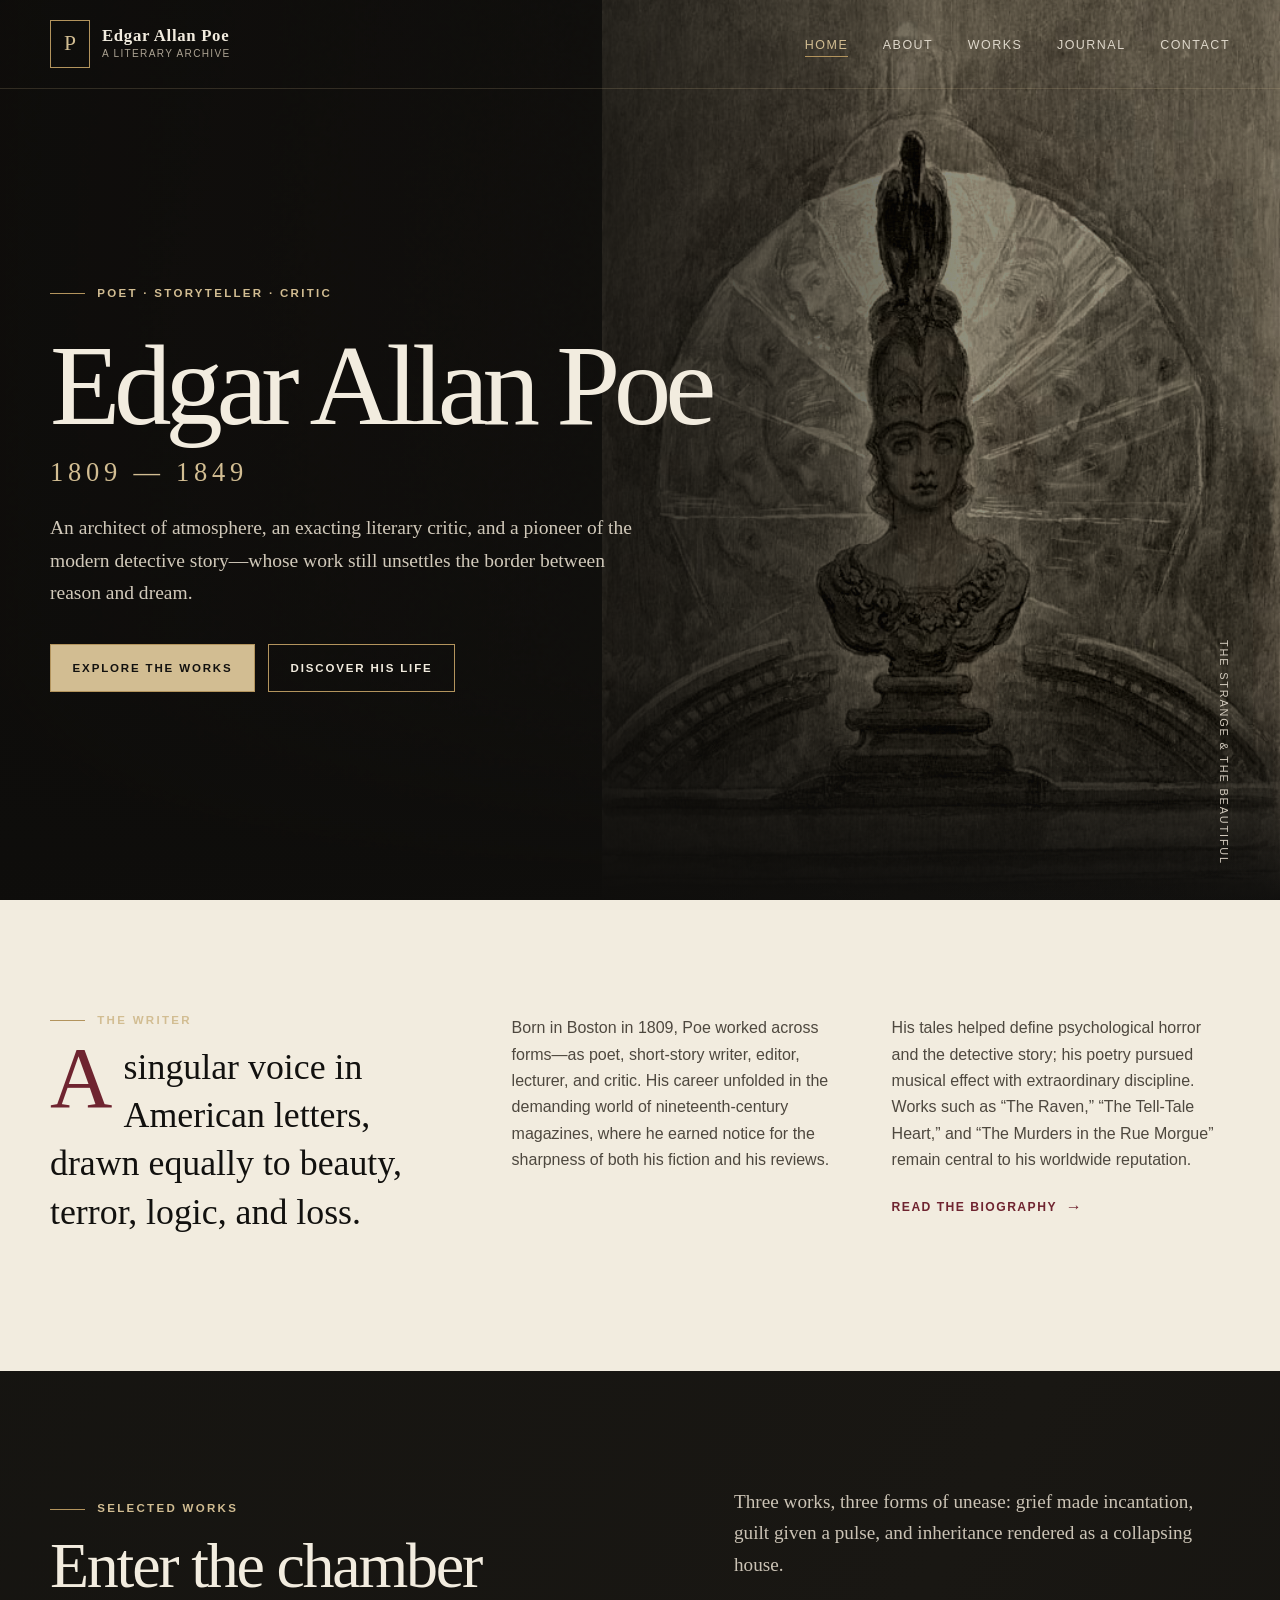
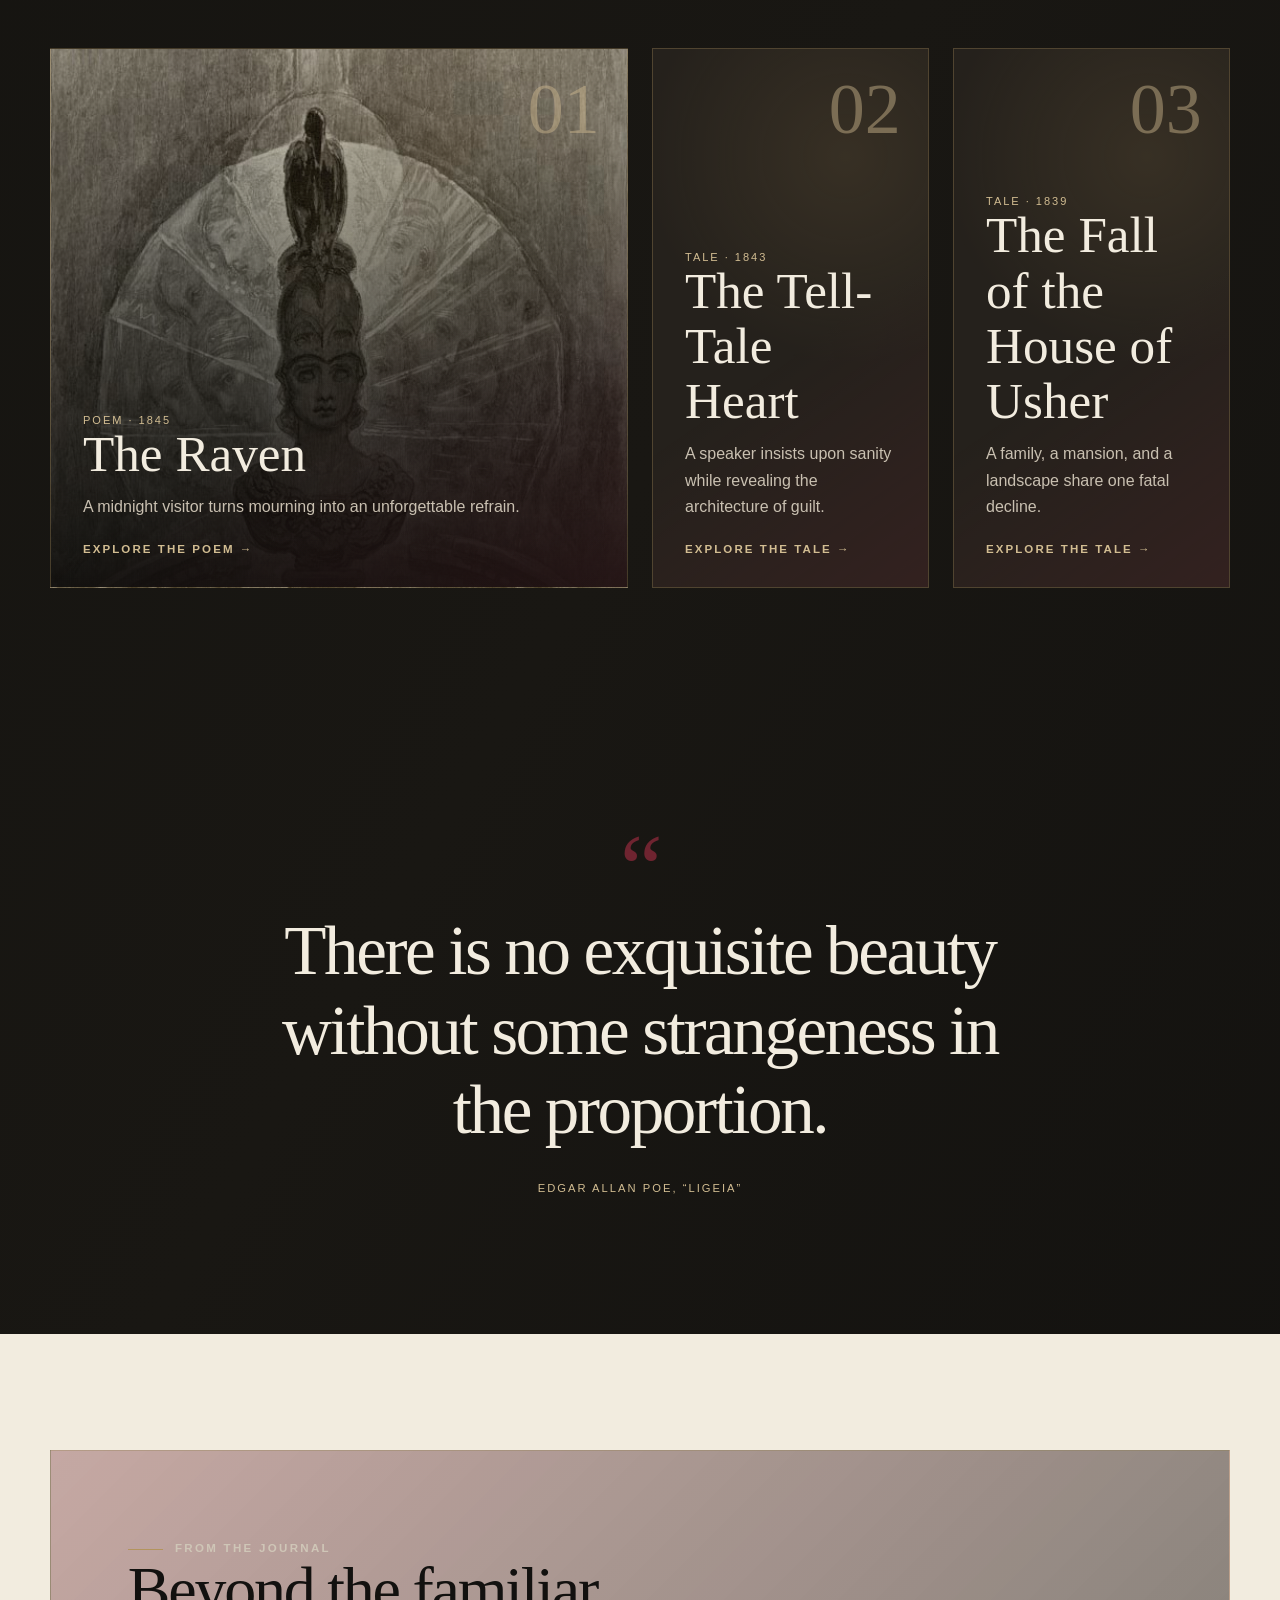
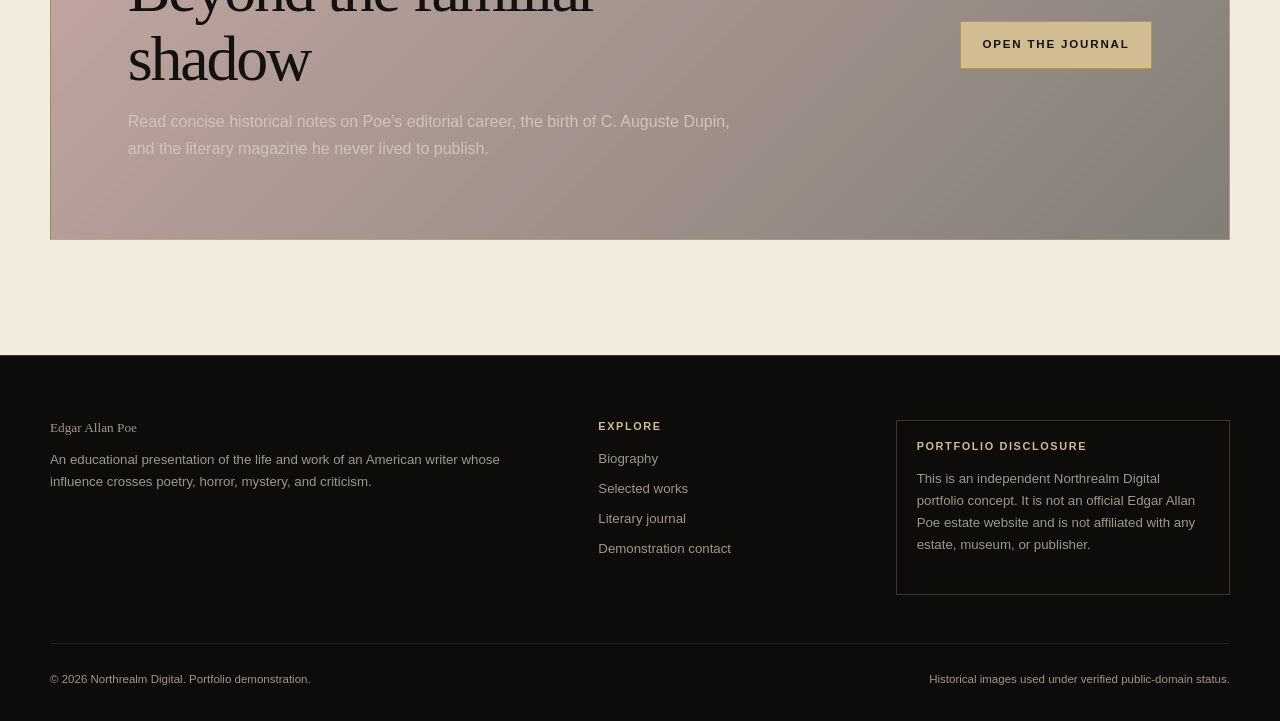
<file: index.html>
<!doctype html>
<html lang="en">
<head>
  <meta charset="utf-8">
  <meta name="viewport" content="width=device-width, initial-scale=1">
  <title>Edgar Allan Poe | Poetry, Tales & Literary Legacy</title>
  <meta name="description" content="Explore the life, poetry, tales, and critical legacy of Edgar Allan Poe in this independent literary portfolio concept by Northrealm Digital.">
  <meta name="theme-color" content="#12110f">
  <meta property="og:type" content="website">
  <meta property="og:title" content="Edgar Allan Poe | Poetry, Tales & Literary Legacy">
  <meta property="og:description" content="A considered digital archive of Poe's life and enduring work.">
  <meta property="og:image" content="img/edgar-allan-poe.jpg">
  <link rel="stylesheet" href="css/styles.css">
  <script type="application/ld+json">{"@context":"https://schema.org","@type":"WebSite","name":"Edgar Allan Poe — Literary Portfolio Concept","description":"An independent Northrealm Digital portfolio concept about Edgar Allan Poe.","about":{"@type":"Person","name":"Edgar Allan Poe","birthDate":"1809-01-19","deathDate":"1849-10-07","jobTitle":["Writer","Poet","Editor","Literary critic"]}}</script>
</head>
<body>
  <a class="skip-link" href="#main">Skip to main content</a>
  <header class="site-header">
    <div class="container nav-wrap">
      <a class="brand" href="index.html" aria-label="Edgar Allan Poe, home">
        <span class="brand-mark" aria-hidden="true">P</span><span class="brand-name">Edgar Allan Poe</span><span class="brand-note">A literary archive</span>
      </a>
      <button class="nav-toggle" type="button" aria-expanded="false" aria-controls="primary-nav" aria-label="Toggle navigation"><span></span><span></span><span></span></button>
      <nav class="site-nav" id="primary-nav" aria-label="Primary navigation">
        <ul><li><a href="index.html">Home</a></li><li><a href="about.html">About</a></li><li><a href="books.html">Works</a></li><li><a href="journal.html">Journal</a></li><li><a href="contact.html">Contact</a></li></ul>
      </nav>
    </div>
  </header>

  <main id="main">
    <section class="hero" aria-labelledby="hero-title">
      <img class="hero-art" src="img/raven-dore.jpg" alt="Gustave Doré's 1884 illustration of the raven perched upon a bust of Pallas" width="550" height="803">
      <div class="container">
        <div class="hero-content">
          <p class="eyebrow">Poet · Storyteller · Critic</p>
          <h1 id="hero-title">Edgar Allan Poe <span>1809 — 1849</span></h1>
          <p class="hero-copy">An architect of atmosphere, an exacting literary critic, and a pioneer of the modern detective story—whose work still unsettles the border between reason and dream.</p>
          <div class="hero-actions"><a class="btn btn-primary" href="books.html">Explore the works</a><a class="btn btn-ghost" href="about.html">Discover his life</a></div>
        </div>
      </div>
      <span class="hero-index" aria-hidden="true">The strange &amp; the beautiful</span>
    </section>

    <section class="section-paper">
      <div class="container intro-grid reveal">
        <div><p class="eyebrow">The writer</p><p class="lead dropcap">A singular voice in American letters, drawn equally to beauty, terror, logic, and loss.</p></div>
        <div class="intro-copy">
          <p>Born in Boston in 1809, Poe worked across forms—as poet, short-story writer, editor, lecturer, and critic. His career unfolded in the demanding world of nineteenth-century magazines, where he earned notice for the sharpness of both his fiction and his reviews.</p>
          <p>His tales helped define psychological horror and the detective story; his poetry pursued musical effect with extraordinary discipline. Works such as “The Raven,” “The Tell-Tale Heart,” and “The Murders in the Rue Morgue” remain central to his worldwide reputation.</p>
          <a class="text-link" href="about.html">Read the biography</a>
        </div>
      </div>
    </section>

    <section class="section-dark" aria-labelledby="featured-title">
      <div class="container">
        <div class="section-head reveal"><div><p class="eyebrow">Selected works</p><h2 id="featured-title">Enter the chamber</h2></div><p class="section-intro">Three works, three forms of unease: grief made incantation, guilt given a pulse, and inheritance rendered as a collapsing house.</p></div>
        <div class="works-grid">
          <a class="work-card work-card--raven reveal" href="books.html#the-raven" data-number="01"><span class="year">Poem · 1845</span><h3>The Raven</h3><p>A midnight visitor turns mourning into an unforgettable refrain.</p><span class="kicker">Explore the poem →</span></a>
          <a class="work-card reveal" href="books.html#tell-tale" data-number="02"><span class="year">Tale · 1843</span><h3>The Tell-Tale Heart</h3><p>A speaker insists upon sanity while revealing the architecture of guilt.</p><span class="kicker">Explore the tale →</span></a>
          <a class="work-card reveal" href="books.html#usher" data-number="03"><span class="year">Tale · 1839</span><h3>The Fall of the House of Usher</h3><p>A family, a mansion, and a landscape share one fatal decline.</p><span class="kicker">Explore the tale →</span></a>
        </div>
      </div>
    </section>

    <section class="quote-section">
      <div class="narrow reveal">
        <blockquote>There is no exquisite beauty without some strangeness in the proportion.</blockquote>
        <cite>Edgar Allan Poe, “Ligeia”</cite>
      </div>
    </section>

    <section class="section-paper">
      <div class="container cta-panel reveal">
        <div><p class="eyebrow">From the journal</p><h2>Beyond the familiar shadow</h2><p>Read concise historical notes on Poe’s editorial career, the birth of C. Auguste Dupin, and the literary magazine he never lived to publish.</p></div>
        <a class="btn btn-primary" href="journal.html">Open the journal</a>
      </div>
    </section>
  </main>

  <footer class="site-footer">
    <div class="container footer-grid">
      <div><p class="footer-title">Edgar Allan Poe</p><p>An educational presentation of the life and work of an American writer whose influence crosses poetry, horror, mystery, and criticism.</p></div>
      <div><h2>Explore</h2><ul class="footer-links"><li><a href="about.html">Biography</a></li><li><a href="books.html">Selected works</a></li><li><a href="journal.html">Literary journal</a></li><li><a href="contact.html">Demonstration contact</a></li></ul></div>
      <div class="portfolio-note"><h2>Portfolio disclosure</h2><p>This is an independent Northrealm Digital portfolio concept. It is not an official Edgar Allan Poe estate website and is not affiliated with any estate, museum, or publisher.</p></div>
    </div>
    <div class="container footer-bottom"><p>© <span data-year>2026</span> Northrealm Digital. Portfolio demonstration.</p><p>Historical images used under verified public-domain status.</p></div>
  </footer>
  <script src="js/main.js" defer></script>
</body>
</html>
</file>
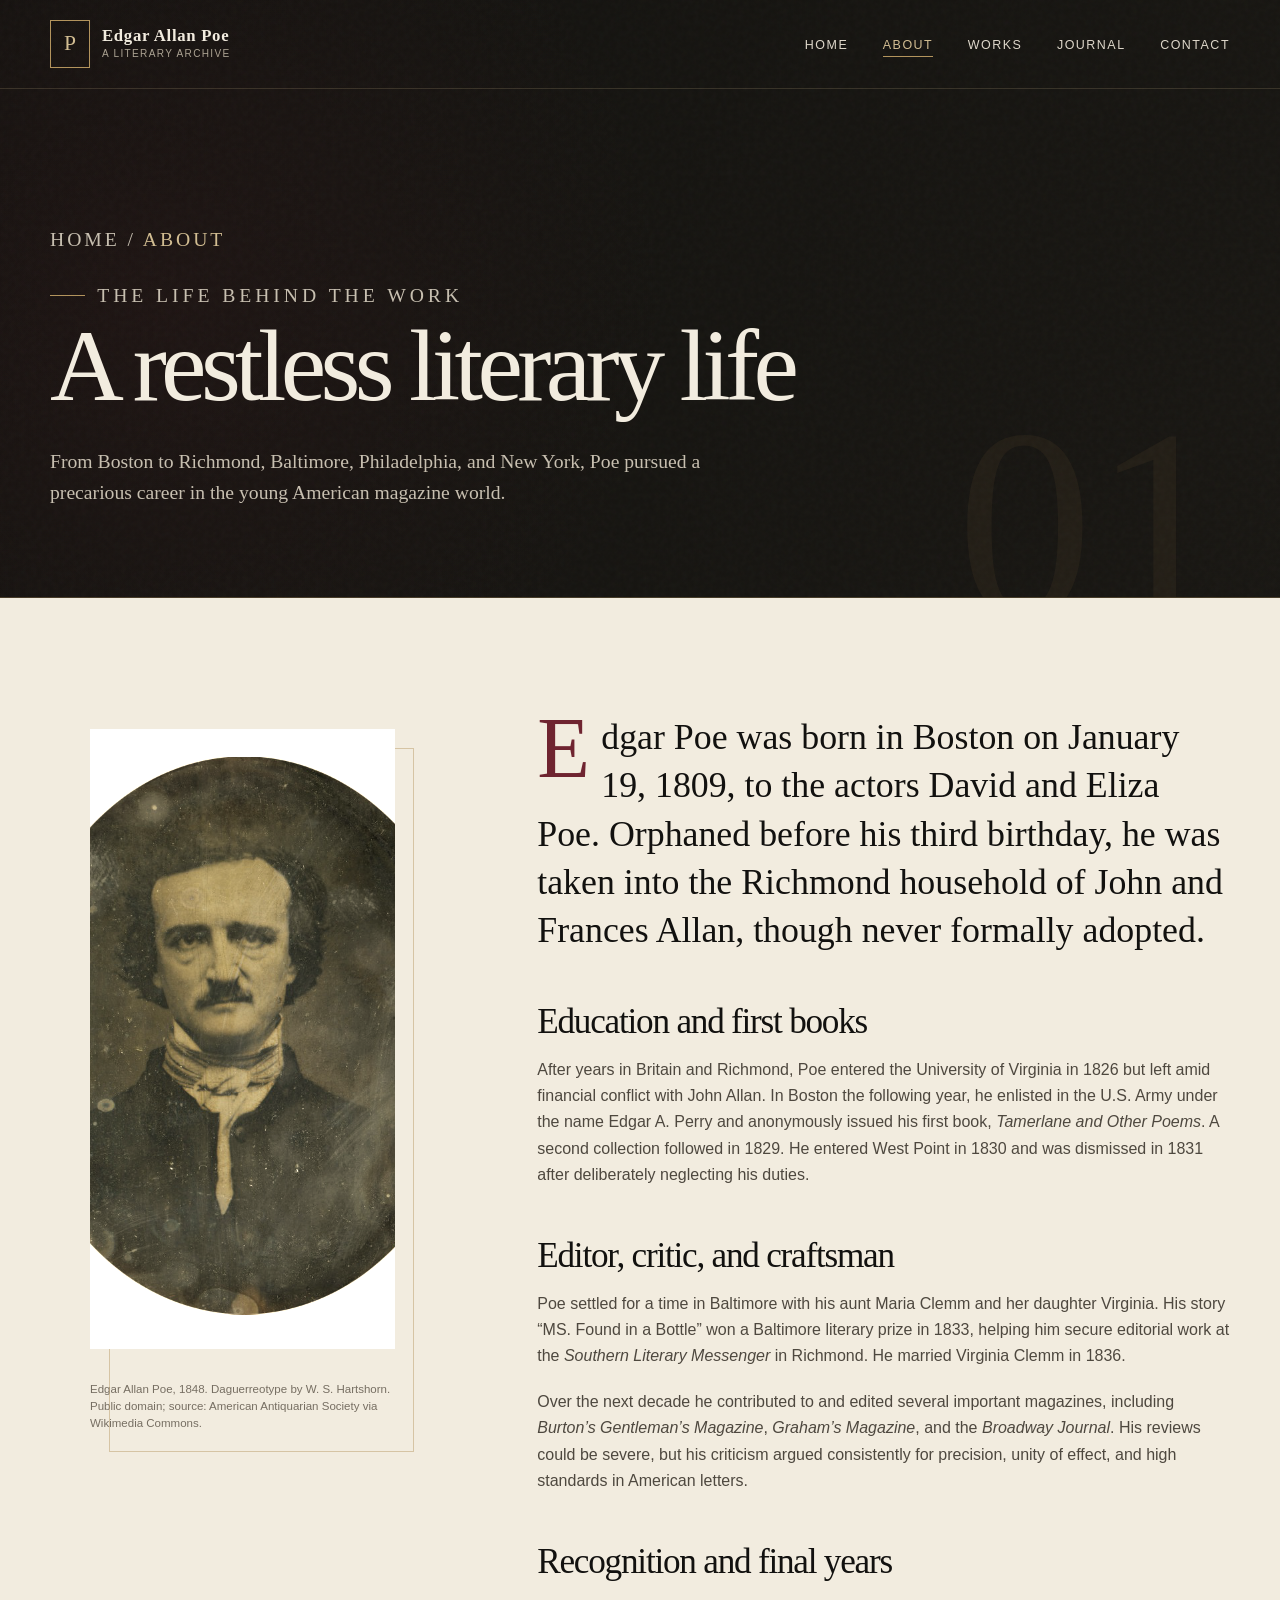
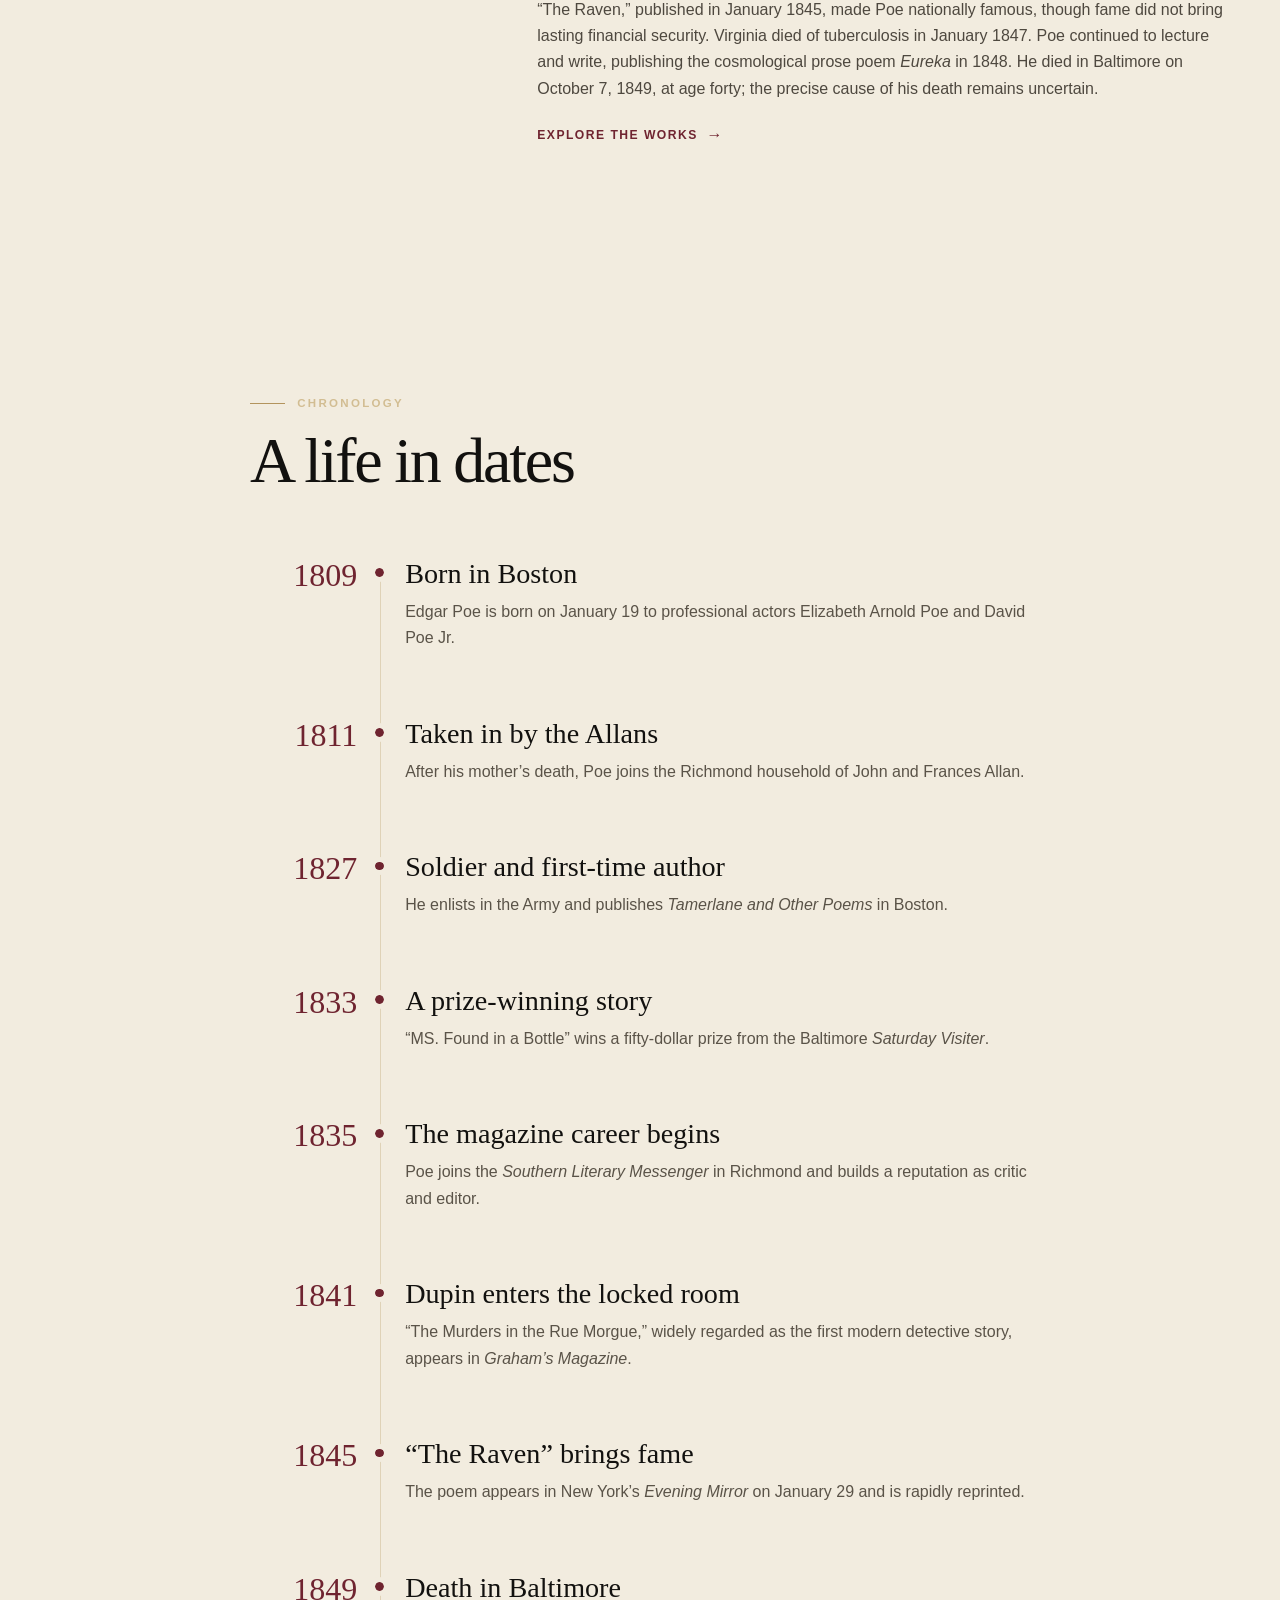
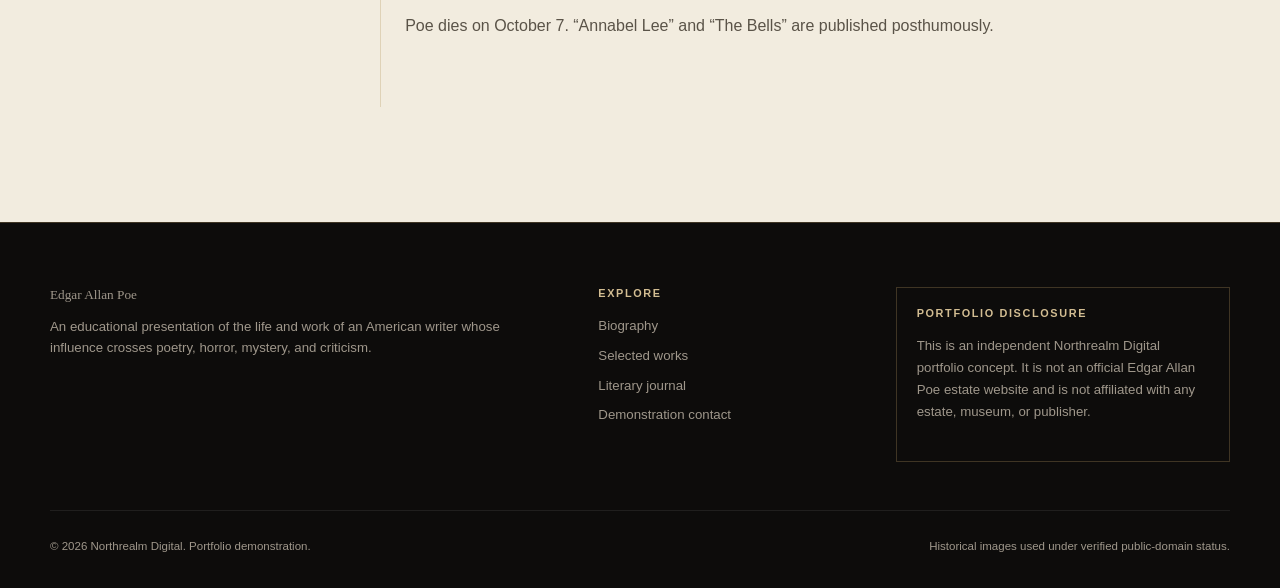
<file: about.html>
<!doctype html>
<html lang="en">
<head>
  <meta charset="utf-8"><meta name="viewport" content="width=device-width, initial-scale=1">
  <title>Biography | Edgar Allan Poe</title>
  <meta name="description" content="A concise, historically grounded biography and timeline of Edgar Allan Poe's life and literary career.">
  <meta name="theme-color" content="#12110f"><meta property="og:type" content="article"><meta property="og:title" content="Biography | Edgar Allan Poe"><meta property="og:description" content="The life and literary career of Edgar Allan Poe, 1809–1849."><meta property="og:image" content="img/edgar-allan-poe.jpg">
  <link rel="stylesheet" href="css/styles.css">
  <script type="application/ld+json">{"@context":"https://schema.org","@type":"ProfilePage","name":"Biography of Edgar Allan Poe","mainEntity":{"@type":"Person","name":"Edgar Allan Poe","birthDate":"1809-01-19","birthPlace":"Boston, Massachusetts","deathDate":"1849-10-07","deathPlace":"Baltimore, Maryland","knowsAbout":["Poetry","Short fiction","Literary criticism"]}}</script>
</head>
<body>
  <a class="skip-link" href="#main">Skip to main content</a>
  <header class="site-header"><div class="container nav-wrap"><a class="brand" href="index.html" aria-label="Edgar Allan Poe, home"><span class="brand-mark" aria-hidden="true">P</span><span class="brand-name">Edgar Allan Poe</span><span class="brand-note">A literary archive</span></a><button class="nav-toggle" type="button" aria-expanded="false" aria-controls="primary-nav" aria-label="Toggle navigation"><span></span><span></span><span></span></button><nav class="site-nav" id="primary-nav" aria-label="Primary navigation"><ul><li><a href="index.html">Home</a></li><li><a href="about.html">About</a></li><li><a href="books.html">Works</a></li><li><a href="journal.html">Journal</a></li><li><a href="contact.html">Contact</a></li></ul></nav></div></header>
  <main id="main">
    <header class="page-hero" data-number="01"><div class="container"><p class="breadcrumb"><a href="index.html">Home</a> / <span>About</span></p><p class="eyebrow">The life behind the work</p><h1>A restless literary life</h1><p>From Boston to Richmond, Baltimore, Philadelphia, and New York, Poe pursued a precarious career in the young American magazine world.</p></div></header>

    <section class="section-paper">
      <div class="container portrait-grid">
        <figure class="portrait-frame reveal"><img src="img/edgar-allan-poe.jpg" alt="1848 daguerreotype portrait of Edgar Allan Poe by W. S. Hartshorn" width="770" height="929"><figcaption class="caption">Edgar Allan Poe, 1848. Daguerreotype by W. S. Hartshorn. Public domain; source: American Antiquarian Society via Wikimedia Commons.</figcaption></figure>
        <article class="bio-body reveal">
          <p class="lead dropcap">Edgar Poe was born in Boston on January 19, 1809, to the actors David and Eliza Poe. Orphaned before his third birthday, he was taken into the Richmond household of John and Frances Allan, though never formally adopted.</p>
          <h2>Education and first books</h2>
          <p>After years in Britain and Richmond, Poe entered the University of Virginia in 1826 but left amid financial conflict with John Allan. In Boston the following year, he enlisted in the U.S. Army under the name Edgar A. Perry and anonymously issued his first book, <em>Tamerlane and Other Poems</em>. A second collection followed in 1829. He entered West Point in 1830 and was dismissed in 1831 after deliberately neglecting his duties.</p>
          <h2>Editor, critic, and craftsman</h2>
          <p>Poe settled for a time in Baltimore with his aunt Maria Clemm and her daughter Virginia. His story “MS. Found in a Bottle” won a Baltimore literary prize in 1833, helping him secure editorial work at the <em>Southern Literary Messenger</em> in Richmond. He married Virginia Clemm in 1836.</p>
          <p>Over the next decade he contributed to and edited several important magazines, including <em>Burton’s Gentleman’s Magazine</em>, <em>Graham’s Magazine</em>, and the <em>Broadway Journal</em>. His reviews could be severe, but his criticism argued consistently for precision, unity of effect, and high standards in American letters.</p>
          <h2>Recognition and final years</h2>
          <p>“The Raven,” published in January 1845, made Poe nationally famous, though fame did not bring lasting financial security. Virginia died of tuberculosis in January 1847. Poe continued to lecture and write, publishing the cosmological prose poem <em>Eureka</em> in 1848. He died in Baltimore on October 7, 1849, at age forty; the precise cause of his death remains uncertain.</p>
          <p><a class="text-link" href="books.html">Explore the works</a></p>
        </article>
      </div>
    </section>

    <section class="section-paper" aria-labelledby="timeline-title">
      <div class="narrow">
        <p class="eyebrow">Chronology</p><h2 id="timeline-title">A life in dates</h2>
        <div class="timeline">
          <div class="timeline-item reveal"><div class="timeline-year">1809</div><div><h3>Born in Boston</h3><p>Edgar Poe is born on January 19 to professional actors Elizabeth Arnold Poe and David Poe Jr.</p></div></div>
          <div class="timeline-item reveal"><div class="timeline-year">1811</div><div><h3>Taken in by the Allans</h3><p>After his mother’s death, Poe joins the Richmond household of John and Frances Allan.</p></div></div>
          <div class="timeline-item reveal"><div class="timeline-year">1827</div><div><h3>Soldier and first-time author</h3><p>He enlists in the Army and publishes <em>Tamerlane and Other Poems</em> in Boston.</p></div></div>
          <div class="timeline-item reveal"><div class="timeline-year">1833</div><div><h3>A prize-winning story</h3><p>“MS. Found in a Bottle” wins a fifty-dollar prize from the Baltimore <em>Saturday Visiter</em>.</p></div></div>
          <div class="timeline-item reveal"><div class="timeline-year">1835</div><div><h3>The magazine career begins</h3><p>Poe joins the <em>Southern Literary Messenger</em> in Richmond and builds a reputation as critic and editor.</p></div></div>
          <div class="timeline-item reveal"><div class="timeline-year">1841</div><div><h3>Dupin enters the locked room</h3><p>“The Murders in the Rue Morgue,” widely regarded as the first modern detective story, appears in <em>Graham’s Magazine</em>.</p></div></div>
          <div class="timeline-item reveal"><div class="timeline-year">1845</div><div><h3>“The Raven” brings fame</h3><p>The poem appears in New York’s <em>Evening Mirror</em> on January 29 and is rapidly reprinted.</p></div></div>
          <div class="timeline-item reveal"><div class="timeline-year">1849</div><div><h3>Death in Baltimore</h3><p>Poe dies on October 7. “Annabel Lee” and “The Bells” are published posthumously.</p></div></div>
        </div>
      </div>
    </section>
  </main>
  <footer class="site-footer"><div class="container footer-grid"><div><p class="footer-title">Edgar Allan Poe</p><p>An educational presentation of the life and work of an American writer whose influence crosses poetry, horror, mystery, and criticism.</p></div><div><h2>Explore</h2><ul class="footer-links"><li><a href="about.html">Biography</a></li><li><a href="books.html">Selected works</a></li><li><a href="journal.html">Literary journal</a></li><li><a href="contact.html">Demonstration contact</a></li></ul></div><div class="portfolio-note"><h2>Portfolio disclosure</h2><p>This is an independent Northrealm Digital portfolio concept. It is not an official Edgar Allan Poe estate website and is not affiliated with any estate, museum, or publisher.</p></div></div><div class="container footer-bottom"><p>© <span data-year>2026</span> Northrealm Digital. Portfolio demonstration.</p><p>Historical images used under verified public-domain status.</p></div></footer>
  <script src="js/main.js" defer></script>
</body>
</html>
</file>
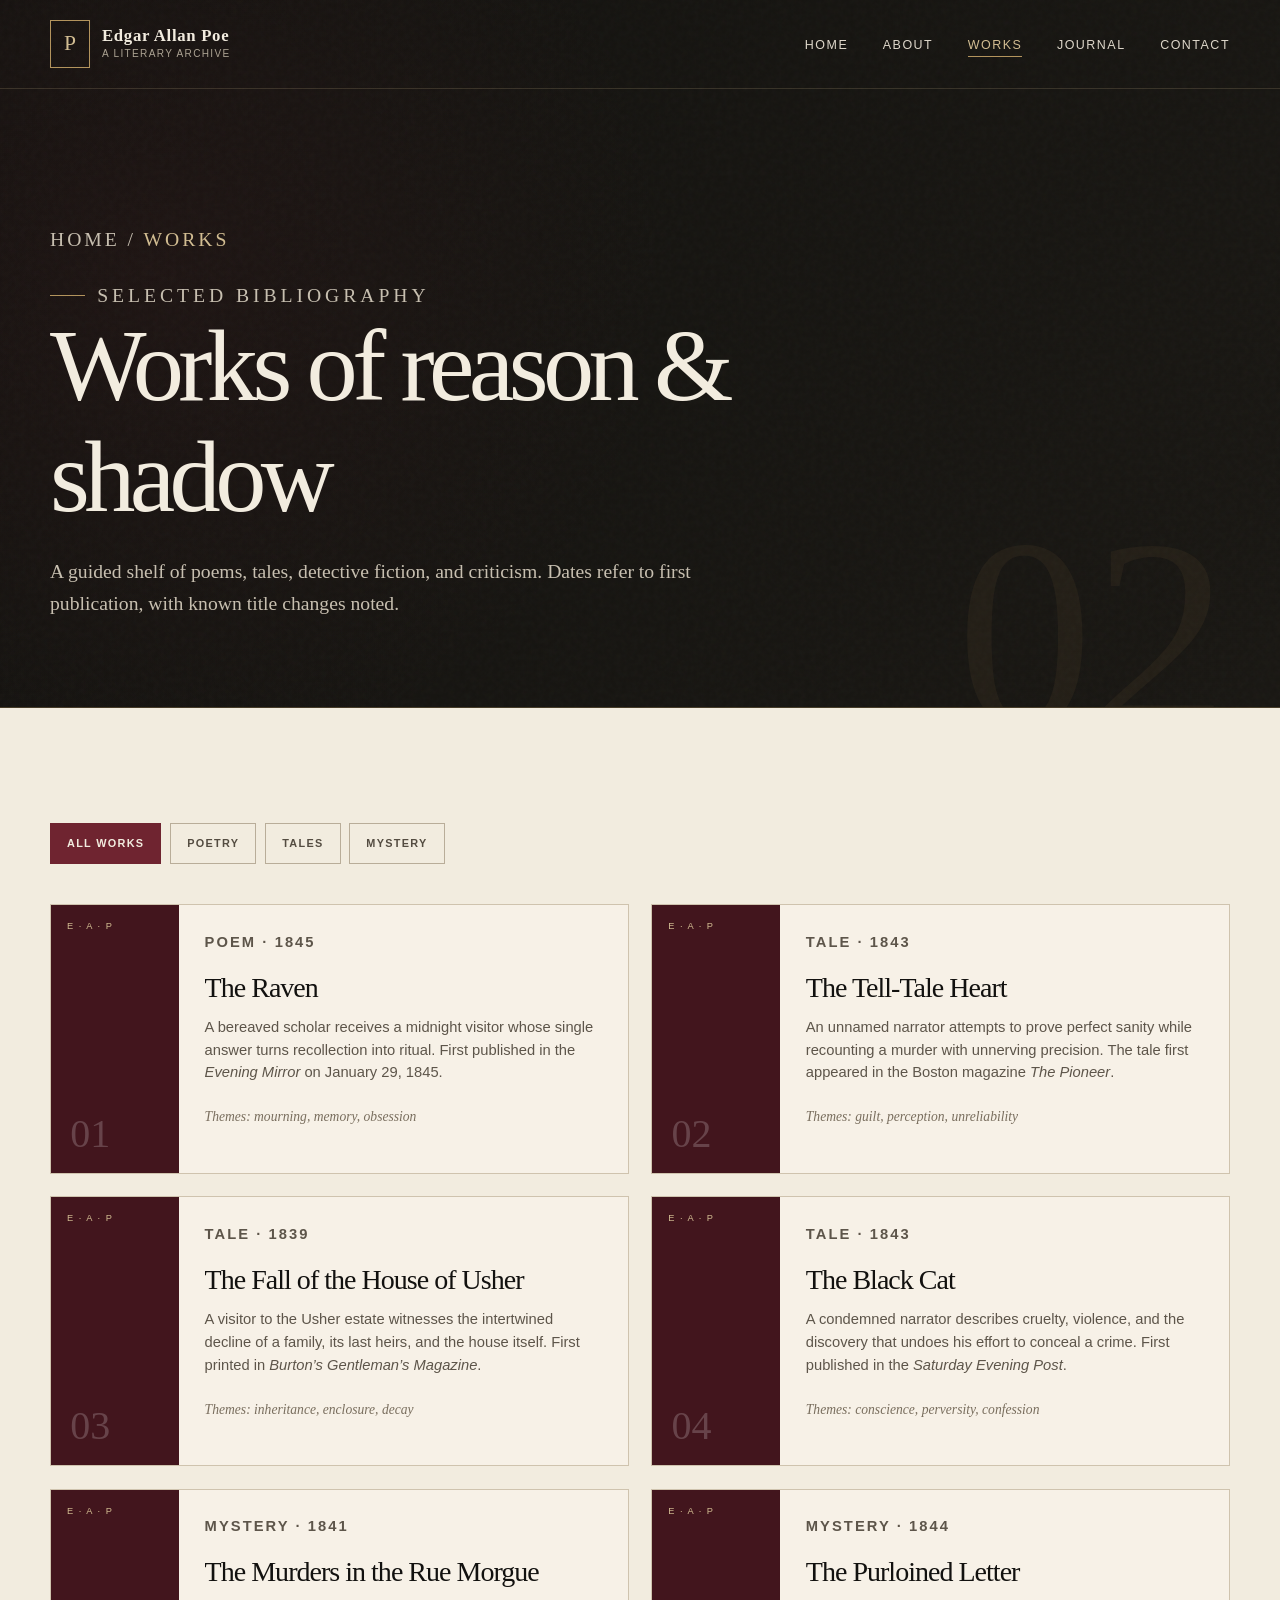
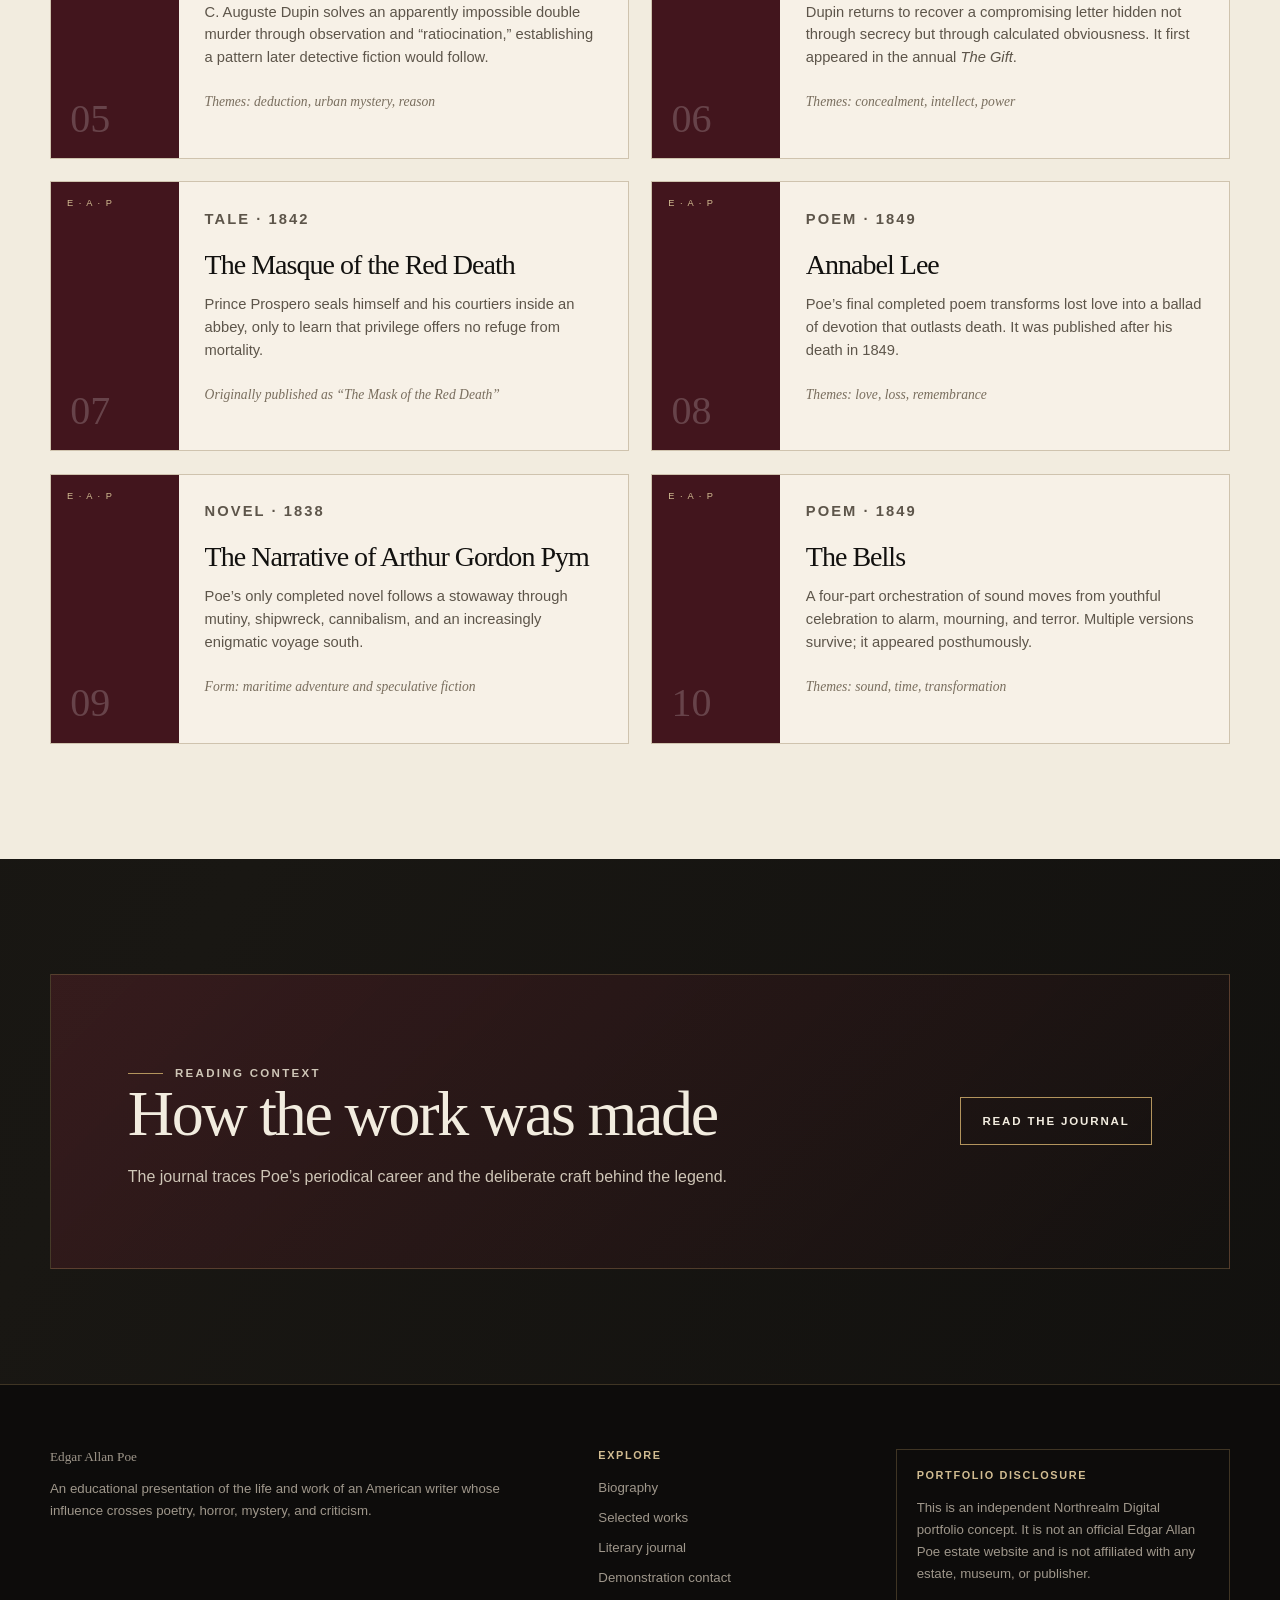
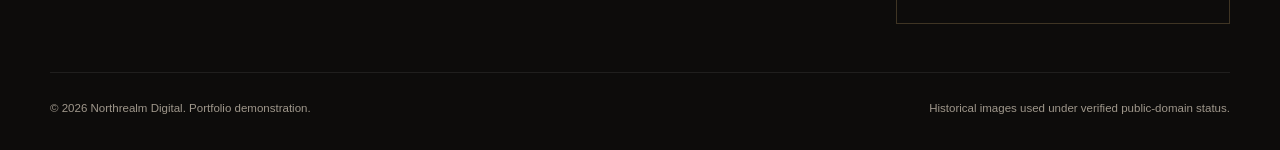
<file: books.html>
<!doctype html>
<html lang="en">
<head>
  <meta charset="utf-8"><meta name="viewport" content="width=device-width, initial-scale=1">
  <title>Selected Works | Edgar Allan Poe</title>
  <meta name="description" content="Explore selected poems, tales of mystery and imagination, and critical works by Edgar Allan Poe.">
  <meta name="theme-color" content="#12110f"><meta property="og:type" content="website"><meta property="og:title" content="Selected Works | Edgar Allan Poe"><meta property="og:description" content="Poetry, mystery, terror, and criticism from Edgar Allan Poe."><meta property="og:image" content="img/raven-dore.jpg">
  <link rel="stylesheet" href="css/styles.css">
  <script type="application/ld+json">{"@context":"https://schema.org","@type":"CollectionPage","name":"Selected Works by Edgar Allan Poe","about":{"@type":"Person","name":"Edgar Allan Poe"},"hasPart":[{"@type":"CreativeWork","name":"The Raven","datePublished":"1845"},{"@type":"ShortStory","name":"The Tell-Tale Heart","datePublished":"1843"},{"@type":"ShortStory","name":"The Fall of the House of Usher","datePublished":"1839"}]}</script>
</head>
<body>
  <a class="skip-link" href="#main">Skip to main content</a>
  <header class="site-header"><div class="container nav-wrap"><a class="brand" href="index.html" aria-label="Edgar Allan Poe, home"><span class="brand-mark" aria-hidden="true">P</span><span class="brand-name">Edgar Allan Poe</span><span class="brand-note">A literary archive</span></a><button class="nav-toggle" type="button" aria-expanded="false" aria-controls="primary-nav" aria-label="Toggle navigation"><span></span><span></span><span></span></button><nav class="site-nav" id="primary-nav" aria-label="Primary navigation"><ul><li><a href="index.html">Home</a></li><li><a href="about.html">About</a></li><li><a href="books.html">Works</a></li><li><a href="journal.html">Journal</a></li><li><a href="contact.html">Contact</a></li></ul></nav></div></header>
  <main id="main">
    <header class="page-hero" data-number="02"><div class="container"><p class="breadcrumb"><a href="index.html">Home</a> / <span>Works</span></p><p class="eyebrow">Selected bibliography</p><h1>Works of reason &amp; shadow</h1><p>A guided shelf of poems, tales, detective fiction, and criticism. Dates refer to first publication, with known title changes noted.</p></div></header>
    <section class="section-paper">
      <div class="container">
        <div class="filter-bar" aria-label="Filter works by form"><button class="filter-btn is-active" type="button" data-filter="all" aria-pressed="true">All works</button><button class="filter-btn" type="button" data-filter="poetry" aria-pressed="false">Poetry</button><button class="filter-btn" type="button" data-filter="tales" aria-pressed="false">Tales</button><button class="filter-btn" type="button" data-filter="mystery" aria-pressed="false">Mystery</button></div>
        <div class="library-grid">
          <article class="book reveal" id="the-raven" data-category="poetry"><div class="book-spine"><span>01</span></div><div class="book-copy"><p class="book-meta">Poem · 1845</p><h2>The Raven</h2><p>A bereaved scholar receives a midnight visitor whose single answer turns recollection into ritual. First published in the <em>Evening Mirror</em> on January 29, 1845.</p><span class="book-note">Themes: mourning, memory, obsession</span></div></article>
          <article class="book reveal" id="tell-tale" data-category="tales"><div class="book-spine"><span>02</span></div><div class="book-copy"><p class="book-meta">Tale · 1843</p><h2>The Tell-Tale Heart</h2><p>An unnamed narrator attempts to prove perfect sanity while recounting a murder with unnerving precision. The tale first appeared in the Boston magazine <em>The Pioneer</em>.</p><span class="book-note">Themes: guilt, perception, unreliability</span></div></article>
          <article class="book reveal" id="usher" data-category="tales"><div class="book-spine"><span>03</span></div><div class="book-copy"><p class="book-meta">Tale · 1839</p><h2>The Fall of the House of Usher</h2><p>A visitor to the Usher estate witnesses the intertwined decline of a family, its last heirs, and the house itself. First printed in <em>Burton’s Gentleman’s Magazine</em>.</p><span class="book-note">Themes: inheritance, enclosure, decay</span></div></article>
          <article class="book reveal" id="black-cat" data-category="tales"><div class="book-spine"><span>04</span></div><div class="book-copy"><p class="book-meta">Tale · 1843</p><h2>The Black Cat</h2><p>A condemned narrator describes cruelty, violence, and the discovery that undoes his effort to conceal a crime. First published in the <em>Saturday Evening Post</em>.</p><span class="book-note">Themes: conscience, perversity, confession</span></div></article>
          <article class="book reveal" data-category="mystery"><div class="book-spine"><span>05</span></div><div class="book-copy"><p class="book-meta">Mystery · 1841</p><h2>The Murders in the Rue Morgue</h2><p>C. Auguste Dupin solves an apparently impossible double murder through observation and “ratiocination,” establishing a pattern later detective fiction would follow.</p><span class="book-note">Themes: deduction, urban mystery, reason</span></div></article>
          <article class="book reveal" data-category="mystery"><div class="book-spine"><span>06</span></div><div class="book-copy"><p class="book-meta">Mystery · 1844</p><h2>The Purloined Letter</h2><p>Dupin returns to recover a compromising letter hidden not through secrecy but through calculated obviousness. It first appeared in the annual <em>The Gift</em>.</p><span class="book-note">Themes: concealment, intellect, power</span></div></article>
          <article class="book reveal" data-category="tales"><div class="book-spine"><span>07</span></div><div class="book-copy"><p class="book-meta">Tale · 1842</p><h2>The Masque of the Red Death</h2><p>Prince Prospero seals himself and his courtiers inside an abbey, only to learn that privilege offers no refuge from mortality.</p><span class="book-note">Originally published as “The Mask of the Red Death”</span></div></article>
          <article class="book reveal" data-category="poetry"><div class="book-spine"><span>08</span></div><div class="book-copy"><p class="book-meta">Poem · 1849</p><h2>Annabel Lee</h2><p>Poe’s final completed poem transforms lost love into a ballad of devotion that outlasts death. It was published after his death in 1849.</p><span class="book-note">Themes: love, loss, remembrance</span></div></article>
          <article class="book reveal" data-category="tales"><div class="book-spine"><span>09</span></div><div class="book-copy"><p class="book-meta">Novel · 1838</p><h2>The Narrative of Arthur Gordon Pym</h2><p>Poe’s only completed novel follows a stowaway through mutiny, shipwreck, cannibalism, and an increasingly enigmatic voyage south.</p><span class="book-note">Form: maritime adventure and speculative fiction</span></div></article>
          <article class="book reveal" data-category="poetry"><div class="book-spine"><span>10</span></div><div class="book-copy"><p class="book-meta">Poem · 1849</p><h2>The Bells</h2><p>A four-part orchestration of sound moves from youthful celebration to alarm, mourning, and terror. Multiple versions survive; it appeared posthumously.</p><span class="book-note">Themes: sound, time, transformation</span></div></article>
        </div>
      </div>
    </section>
    <section class="section-dark"><div class="container cta-panel reveal"><div><p class="eyebrow">Reading context</p><h2>How the work was made</h2><p>The journal traces Poe’s periodical career and the deliberate craft behind the legend.</p></div><a class="btn btn-ghost" href="journal.html">Read the journal</a></div></section>
  </main>
  <footer class="site-footer"><div class="container footer-grid"><div><p class="footer-title">Edgar Allan Poe</p><p>An educational presentation of the life and work of an American writer whose influence crosses poetry, horror, mystery, and criticism.</p></div><div><h2>Explore</h2><ul class="footer-links"><li><a href="about.html">Biography</a></li><li><a href="books.html">Selected works</a></li><li><a href="journal.html">Literary journal</a></li><li><a href="contact.html">Demonstration contact</a></li></ul></div><div class="portfolio-note"><h2>Portfolio disclosure</h2><p>This is an independent Northrealm Digital portfolio concept. It is not an official Edgar Allan Poe estate website and is not affiliated with any estate, museum, or publisher.</p></div></div><div class="container footer-bottom"><p>© <span data-year>2026</span> Northrealm Digital. Portfolio demonstration.</p><p>Historical images used under verified public-domain status.</p></div></footer>
  <script src="js/main.js" defer></script>
</body>
</html>
</file>
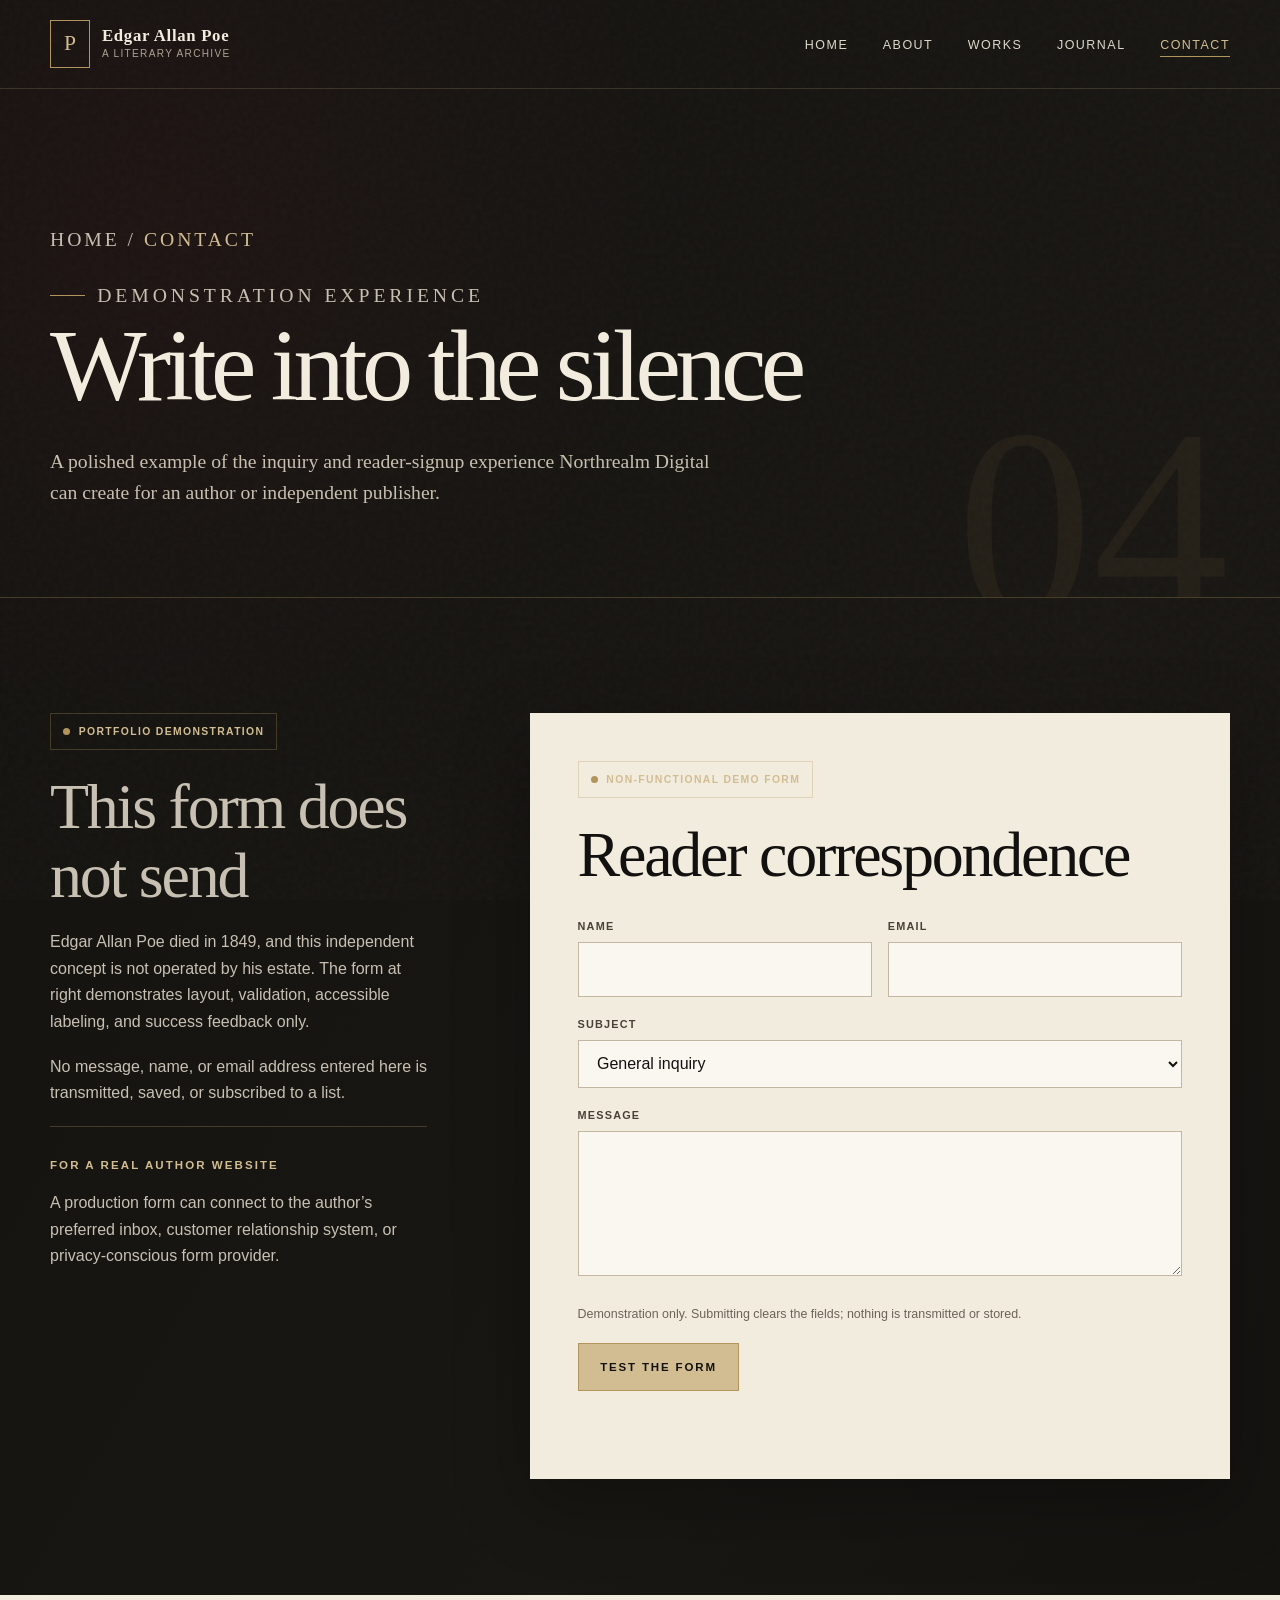
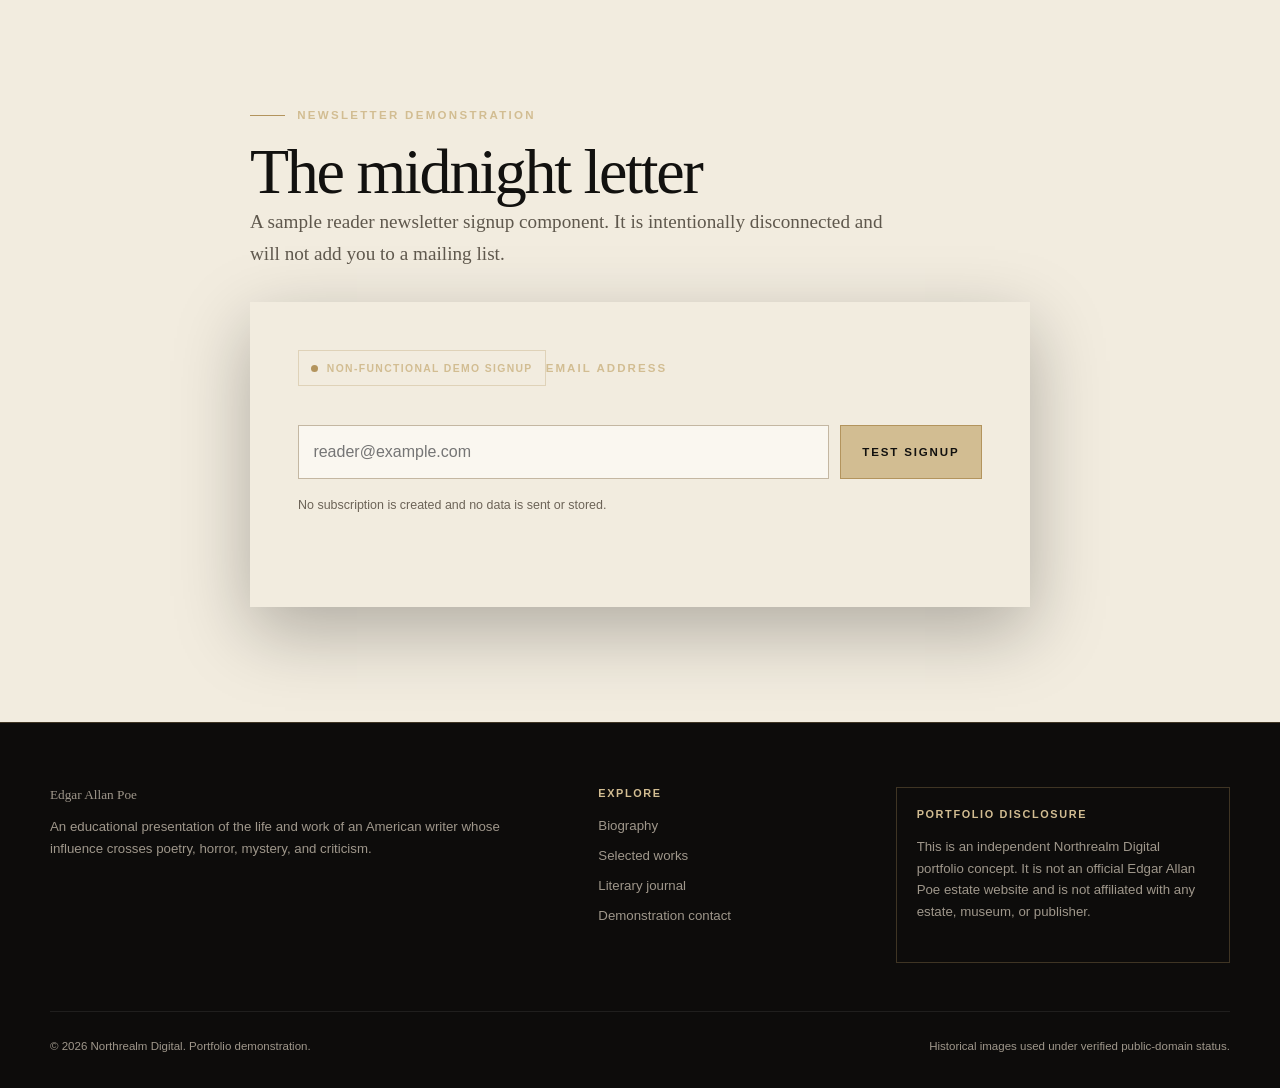
<file: contact.html>
<!doctype html>
<html lang="en">
<head>
  <meta charset="utf-8"><meta name="viewport" content="width=device-width, initial-scale=1">
  <title>Contact Demonstration | Edgar Allan Poe</title>
  <meta name="description" content="Demonstration contact and newsletter forms for the Northrealm Digital Edgar Allan Poe author website portfolio concept.">
  <meta name="theme-color" content="#12110f"><meta property="og:type" content="website"><meta property="og:title" content="Contact Demonstration | Edgar Allan Poe"><meta property="og:description" content="A clearly labeled demonstration contact experience by Northrealm Digital."><meta property="og:image" content="img/edgar-allan-poe.jpg">
  <link rel="stylesheet" href="css/styles.css">
</head>
<body>
  <a class="skip-link" href="#main">Skip to main content</a>
  <header class="site-header"><div class="container nav-wrap"><a class="brand" href="index.html" aria-label="Edgar Allan Poe, home"><span class="brand-mark" aria-hidden="true">P</span><span class="brand-name">Edgar Allan Poe</span><span class="brand-note">A literary archive</span></a><button class="nav-toggle" type="button" aria-expanded="false" aria-controls="primary-nav" aria-label="Toggle navigation"><span></span><span></span><span></span></button><nav class="site-nav" id="primary-nav" aria-label="Primary navigation"><ul><li><a href="index.html">Home</a></li><li><a href="about.html">About</a></li><li><a href="books.html">Works</a></li><li><a href="journal.html">Journal</a></li><li><a href="contact.html">Contact</a></li></ul></nav></div></header>
  <main id="main">
    <header class="page-hero" data-number="04"><div class="container"><p class="breadcrumb"><a href="index.html">Home</a> / <span>Contact</span></p><p class="eyebrow">Demonstration experience</p><h1>Write into the silence</h1><p>A polished example of the inquiry and reader-signup experience Northrealm Digital can create for an author or independent publisher.</p></div></header>
    <section class="section-dark">
      <div class="container contact-grid">
        <div class="contact-note reveal"><span class="demo-badge">Portfolio demonstration</span><h2>This form does not send</h2><p>Edgar Allan Poe died in 1849, and this independent concept is not operated by his estate. The form at right demonstrates layout, validation, accessible labeling, and success feedback only.</p><p>No message, name, or email address entered here is transmitted, saved, or subscribed to a list.</p><div class="rule"></div><p class="kicker" style="margin-top:2rem">For a real author website</p><p>A production form can connect to the author’s preferred inbox, customer relationship system, or privacy-conscious form provider.</p></div>
        <form class="form-shell reveal" data-demo-form aria-labelledby="contact-form-title">
          <span class="demo-badge">Non-functional demo form</span><h2 id="contact-form-title" style="margin-bottom:1.8rem">Reader correspondence</h2>
          <div class="form-row"><div class="form-field"><label for="name">Name</label><input id="name" name="name" autocomplete="name" required></div><div class="form-field"><label for="email">Email</label><input id="email" name="email" type="email" autocomplete="email" required></div></div>
          <div class="form-field"><label for="subject">Subject</label><select id="subject" name="subject"><option>General inquiry</option><option>Rights and permissions</option><option>Speaking and events</option><option>Press request</option></select></div>
          <div class="form-field"><label for="message">Message</label><textarea id="message" name="message" required></textarea></div>
          <p class="form-disclaimer">Demonstration only. Submitting clears the fields; nothing is transmitted or stored.</p>
          <button class="btn btn-primary" type="submit">Test the form</button><p class="form-status" role="status" aria-live="polite"></p>
        </form>
      </div>
    </section>
    <section class="section-paper">
      <div class="narrow reveal">
        <p class="eyebrow">Newsletter demonstration</p><h2>The midnight letter</h2><p class="section-intro">A sample reader newsletter signup component. It is intentionally disconnected and will not add you to a mailing list.</p>
        <form class="form-shell" data-demo-form aria-label="Demonstration newsletter signup" style="margin-top:2rem"><span class="demo-badge">Non-functional demo signup</span><label for="newsletter-email" class="kicker">Email address</label><div class="newsletter"><input id="newsletter-email" name="newsletter-email" type="email" autocomplete="email" placeholder="reader@example.com" required><button class="btn btn-primary" type="submit">Test signup</button></div><p class="form-disclaimer" style="margin-top:1rem">No subscription is created and no data is sent or stored.</p><p class="form-status" role="status" aria-live="polite"></p></form>
      </div>
    </section>
  </main>
  <footer class="site-footer"><div class="container footer-grid"><div><p class="footer-title">Edgar Allan Poe</p><p>An educational presentation of the life and work of an American writer whose influence crosses poetry, horror, mystery, and criticism.</p></div><div><h2>Explore</h2><ul class="footer-links"><li><a href="about.html">Biography</a></li><li><a href="books.html">Selected works</a></li><li><a href="journal.html">Literary journal</a></li><li><a href="contact.html">Demonstration contact</a></li></ul></div><div class="portfolio-note"><h2>Portfolio disclosure</h2><p>This is an independent Northrealm Digital portfolio concept. It is not an official Edgar Allan Poe estate website and is not affiliated with any estate, museum, or publisher.</p></div></div><div class="container footer-bottom"><p>© <span data-year>2026</span> Northrealm Digital. Portfolio demonstration.</p><p>Historical images used under verified public-domain status.</p></div></footer>
  <script src="js/main.js" defer></script>
</body>
</html>
</file>
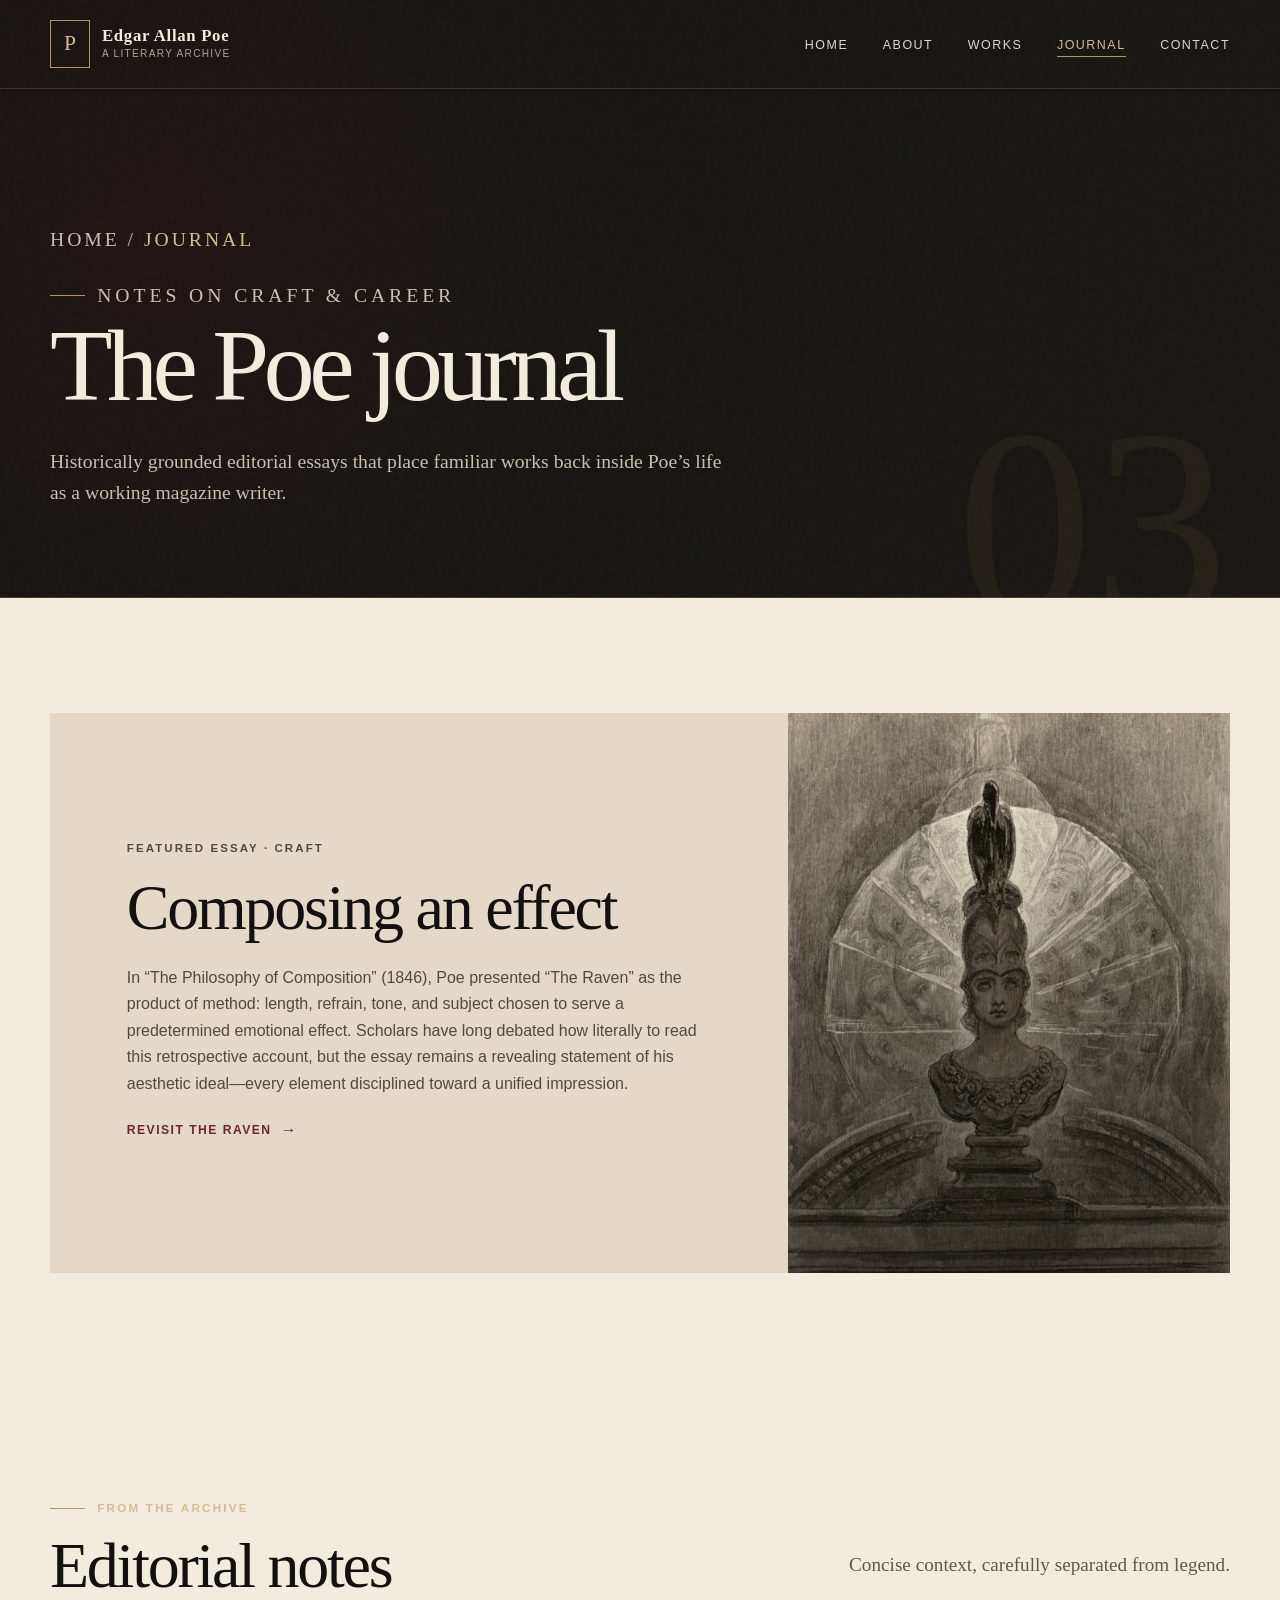
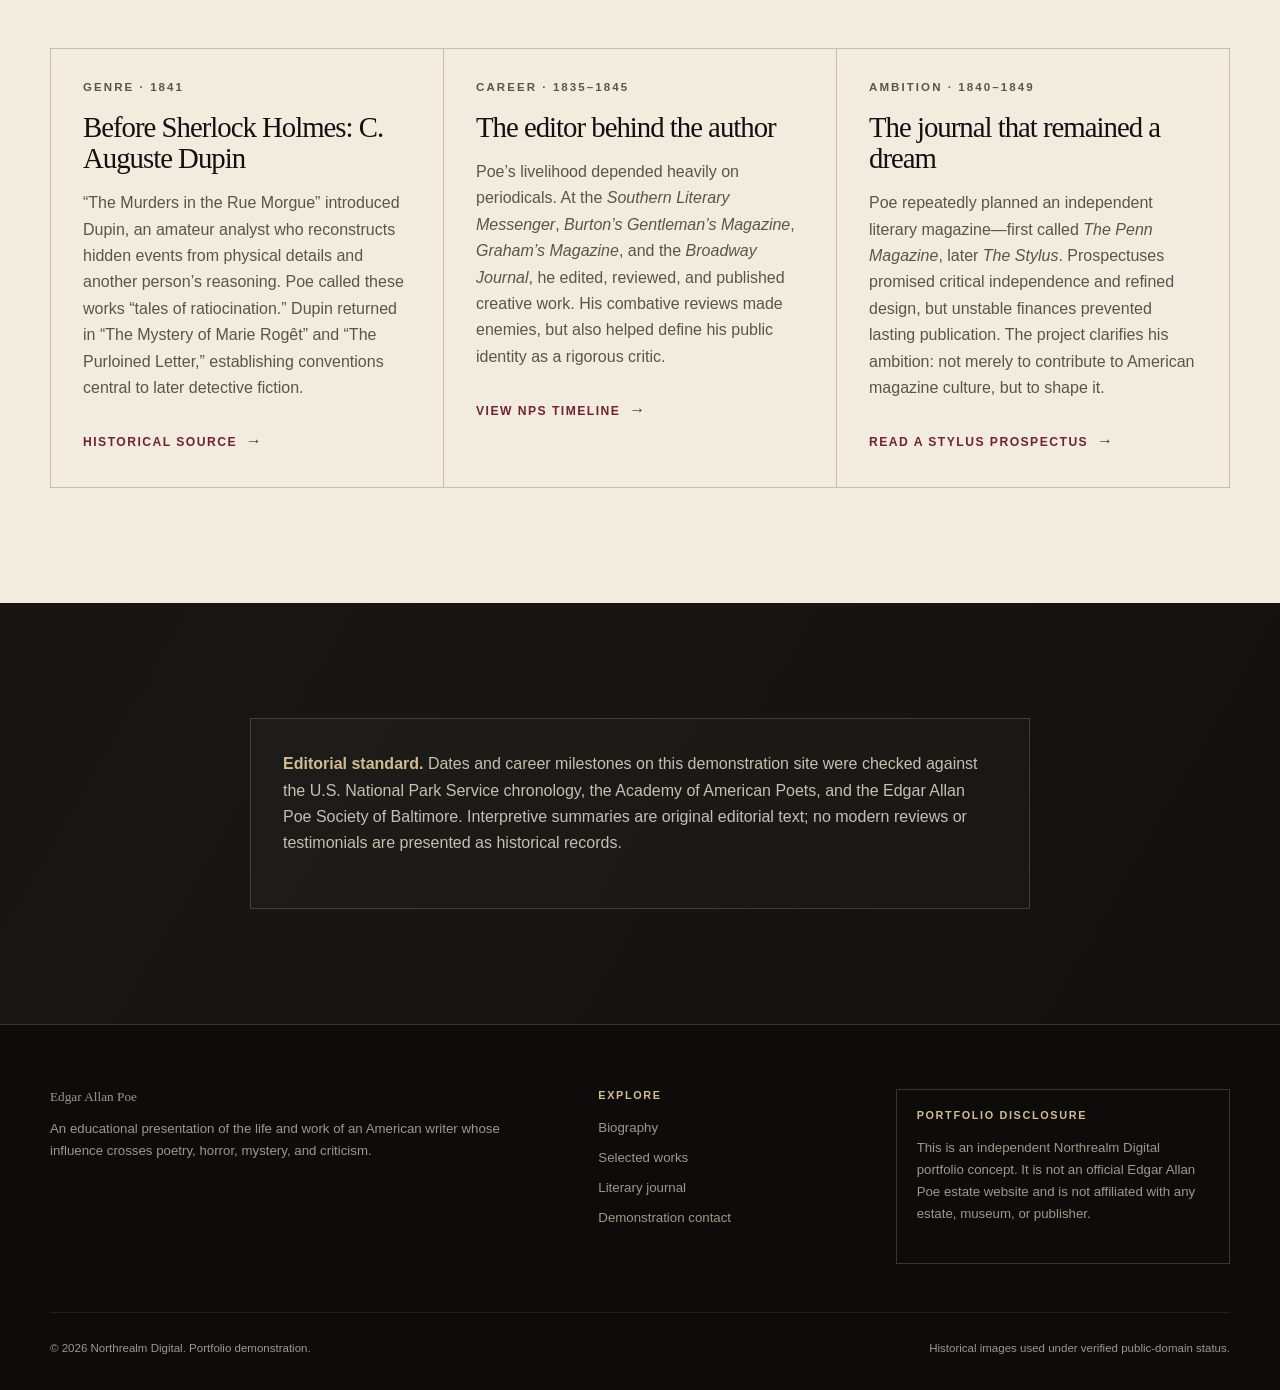
<file: journal.html>
<!doctype html>
<html lang="en">
<head>
  <meta charset="utf-8"><meta name="viewport" content="width=device-width, initial-scale=1">
  <title>Literary Journal | Edgar Allan Poe</title>
  <meta name="description" content="Historically grounded editorial notes on Edgar Allan Poe's craft, magazine career, detective fiction, and unrealized literary journal.">
  <meta name="theme-color" content="#12110f"><meta property="og:type" content="website"><meta property="og:title" content="Literary Journal | Edgar Allan Poe"><meta property="og:description" content="Essays and historical notes on Poe's craft and career."><meta property="og:image" content="img/raven-dore.jpg">
  <link rel="stylesheet" href="css/styles.css">
  <script type="application/ld+json">{"@context":"https://schema.org","@type":"Blog","name":"The Poe Journal","description":"Historical editorial notes about Edgar Allan Poe.","about":{"@type":"Person","name":"Edgar Allan Poe"}}</script>
</head>
<body>
  <a class="skip-link" href="#main">Skip to main content</a>
  <header class="site-header"><div class="container nav-wrap"><a class="brand" href="index.html" aria-label="Edgar Allan Poe, home"><span class="brand-mark" aria-hidden="true">P</span><span class="brand-name">Edgar Allan Poe</span><span class="brand-note">A literary archive</span></a><button class="nav-toggle" type="button" aria-expanded="false" aria-controls="primary-nav" aria-label="Toggle navigation"><span></span><span></span><span></span></button><nav class="site-nav" id="primary-nav" aria-label="Primary navigation"><ul><li><a href="index.html">Home</a></li><li><a href="about.html">About</a></li><li><a href="books.html">Works</a></li><li><a href="journal.html">Journal</a></li><li><a href="contact.html">Contact</a></li></ul></nav></div></header>
  <main id="main">
    <header class="page-hero" data-number="03"><div class="container"><p class="breadcrumb"><a href="index.html">Home</a> / <span>Journal</span></p><p class="eyebrow">Notes on craft &amp; career</p><h1>The Poe journal</h1><p>Historically grounded editorial essays that place familiar works back inside Poe’s life as a working magazine writer.</p></div></header>
    <section class="section-paper">
      <div class="container">
        <article class="journal-feature reveal">
          <div class="journal-feature__copy"><p class="kicker">Featured essay · Craft</p><h2>Composing an effect</h2><p>In “The Philosophy of Composition” (1846), Poe presented “The Raven” as the product of method: length, refrain, tone, and subject chosen to serve a predetermined emotional effect. Scholars have long debated how literally to read this retrospective account, but the essay remains a revealing statement of his aesthetic ideal—every element disciplined toward a unified impression.</p><a class="text-link" href="books.html#the-raven">Revisit The Raven</a></div>
          <div class="journal-feature__image" role="img" aria-label="Gustave Doré illustration for The Raven, 1884"></div>
        </article>
      </div>
    </section>
    <section class="section-paper" aria-labelledby="notes-title">
      <div class="container"><div class="section-head"><div><p class="eyebrow">From the archive</p><h2 id="notes-title">Editorial notes</h2></div><p class="section-intro">Concise context, carefully separated from legend.</p></div>
        <div class="article-grid">
          <article class="article-card reveal"><p class="kicker">Genre · 1841</p><h2>Before Sherlock Holmes: C. Auguste Dupin</h2><p>“The Murders in the Rue Morgue” introduced Dupin, an amateur analyst who reconstructs hidden events from physical details and another person’s reasoning. Poe called these works “tales of ratiocination.” Dupin returned in “The Mystery of Marie Rogêt” and “The Purloined Letter,” establishing conventions central to later detective fiction.</p><a class="text-link" href="https://www.nps.gov/people/poe.htm">Historical source</a></article>
          <article class="article-card reveal"><p class="kicker">Career · 1835–1845</p><h2>The editor behind the author</h2><p>Poe’s livelihood depended heavily on periodicals. At the <em>Southern Literary Messenger</em>, <em>Burton’s Gentleman’s Magazine</em>, <em>Graham’s Magazine</em>, and the <em>Broadway Journal</em>, he edited, reviewed, and published creative work. His combative reviews made enemies, but also helped define his public identity as a rigorous critic.</p><a class="text-link" href="https://www.nps.gov/edal/learn/historyculture/timelines-lifeandtimespoe.htm">View NPS timeline</a></article>
          <article class="article-card reveal"><p class="kicker">Ambition · 1840–1849</p><h2>The journal that remained a dream</h2><p>Poe repeatedly planned an independent literary magazine—first called <em>The Penn Magazine</em>, later <em>The Stylus</em>. Prospectuses promised critical independence and refined design, but unstable finances prevented lasting publication. The project clarifies his ambition: not merely to contribute to American magazine culture, but to shape it.</p><a class="text-link" href="https://www.eapoe.org/papers/misc1827/18480800.htm">Read a Stylus prospectus</a></article>
        </div>
      </div>
    </section>
    <section class="section-dark">
      <div class="narrow editorial-note reveal"><p><strong>Editorial standard.</strong> Dates and career milestones on this demonstration site were checked against the U.S. National Park Service chronology, the Academy of American Poets, and the Edgar Allan Poe Society of Baltimore. Interpretive summaries are original editorial text; no modern reviews or testimonials are presented as historical records.</p></div>
    </section>
  </main>
  <footer class="site-footer"><div class="container footer-grid"><div><p class="footer-title">Edgar Allan Poe</p><p>An educational presentation of the life and work of an American writer whose influence crosses poetry, horror, mystery, and criticism.</p></div><div><h2>Explore</h2><ul class="footer-links"><li><a href="about.html">Biography</a></li><li><a href="books.html">Selected works</a></li><li><a href="journal.html">Literary journal</a></li><li><a href="contact.html">Demonstration contact</a></li></ul></div><div class="portfolio-note"><h2>Portfolio disclosure</h2><p>This is an independent Northrealm Digital portfolio concept. It is not an official Edgar Allan Poe estate website and is not affiliated with any estate, museum, or publisher.</p></div></div><div class="container footer-bottom"><p>© <span data-year>2026</span> Northrealm Digital. Portfolio demonstration.</p><p>Historical images used under verified public-domain status.</p></div></footer>
  <script src="js/main.js" defer></script>
</body>
</html>
</file>
<file: css/styles.css>
/* Edgar Allan Poe — Northrealm Digital portfolio concept */
:root {
  --ink: #12110f;
  --ink-soft: #1c1a17;
  --paper: #f2ecdf;
  --paper-deep: #ded2bc;
  --wine: #6f2430;
  --wine-dark: #42151d;
  --gold: #b3945d;
  --gold-pale: #d2bd92;
  --muted: #aca393;
  --line: rgba(179, 148, 93, 0.3);
  --serif: Georgia, "Times New Roman", Times, serif;
  --sans: "Segoe UI", Arial, sans-serif;
  --max: 1180px;
  --shadow: 0 24px 70px rgba(0, 0, 0, 0.28);
}

* { box-sizing: border-box; }
html { scroll-behavior: smooth; }
body {
  margin: 0;
  color: var(--paper);
  background:
    radial-gradient(circle at 12% 8%, rgba(111,36,48,.11), transparent 32rem),
    linear-gradient(120deg, #13120f, #191713 52%, #11100e);
  font-family: var(--sans);
  line-height: 1.65;
  -webkit-font-smoothing: antialiased;
}

body::before {
  content: "";
  position: fixed;
  inset: 0;
  z-index: -1;
  opacity: .22;
  pointer-events: none;
  background-image: url("data:image/svg+xml,%3Csvg viewBox='0 0 180 180' xmlns='http://www.w3.org/2000/svg'%3E%3Cfilter id='n'%3E%3CfeTurbulence type='fractalNoise' baseFrequency='.9' numOctaves='3' stitchTiles='stitch'/%3E%3C/filter%3E%3Crect width='100%25' height='100%25' filter='url(%23n)' opacity='.13'/%3E%3C/svg%3E");
}

img { max-width: 100%; display: block; }
a { color: inherit; }
p { margin: 0 0 1.2rem; }
h1, h2, h3, h4 { font-family: var(--serif); font-weight: 400; line-height: 1.08; margin: 0; }
h1 { font-size: clamp(3.6rem, 9vw, 8.4rem); letter-spacing: -.055em; }
h2 { font-size: clamp(2.35rem, 5vw, 4.5rem); letter-spacing: -.035em; }
h3 { font-size: clamp(1.35rem, 2.2vw, 1.85rem); }
button, input, textarea, select { font: inherit; }

.skip-link { position: fixed; top: .8rem; left: .8rem; z-index: 1000; padding: .7rem 1rem; background: var(--paper); color: var(--ink); transform: translateY(-160%); }
.skip-link:focus { transform: translateY(0); }
.container { width: min(calc(100% - 2.5rem), var(--max)); margin-inline: auto; }
.narrow { width: min(calc(100% - 2.5rem), 780px); margin-inline: auto; }
.eyebrow { display: flex; align-items: center; gap: .75rem; margin-bottom: 1rem; color: var(--gold-pale); font: 600 .72rem/1 var(--sans); letter-spacing: .2em; text-transform: uppercase; }
.eyebrow::before { content: ""; width: 2.2rem; height: 1px; background: var(--gold); }
.section-intro { max-width: 650px; color: #cbc3b5; font-family: var(--serif); font-size: 1.2rem; }
.section-head { display: flex; justify-content: space-between; gap: 2rem; align-items: end; margin-bottom: 3rem; }
.section-head > :last-child { max-width: 31rem; }
.section-dark, .section-paper { padding-block: clamp(5rem, 9vw, 8.5rem); }
.section-paper { color: var(--ink); background: var(--paper); }
.section-paper .section-intro { color: #5f584d; }
.rule { height: 1px; background: var(--line); }
.kicker { color: var(--gold-pale); font: 600 .72rem var(--sans); letter-spacing: .18em; text-transform: uppercase; }

/* Header */
.site-header { position: absolute; inset: 0 0 auto; z-index: 30; border-bottom: 1px solid rgba(210,189,146,.18); }
.site-header.is-scrolled { position: fixed; background: rgba(18,17,15,.94); backdrop-filter: blur(14px); animation: slide-down .28s ease; }
@keyframes slide-down { from { transform: translateY(-100%); } }
.nav-wrap { min-height: 88px; display: flex; align-items: center; justify-content: space-between; gap: 2rem; }
.brand { text-decoration: none; display: inline-grid; grid-template-columns: auto auto; gap: 0 .75rem; align-items: center; }
.brand-mark { grid-row: 1 / 3; display: grid; place-items: center; width: 40px; height: 48px; color: var(--gold-pale); border: 1px solid var(--gold); font-family: var(--serif); font-size: 1.35rem; }
.brand-name { align-self: end; font: 600 1.05rem var(--serif); letter-spacing: .04em; }
.brand-note { align-self: start; color: var(--muted); font-size: .63rem; letter-spacing: .13em; text-transform: uppercase; }
.site-nav ul { display: flex; align-items: center; list-style: none; gap: clamp(1rem, 2.7vw, 2.4rem); margin: 0; padding: 0; }
.site-nav a { position: relative; text-decoration: none; color: #ded7ca; font-size: .78rem; letter-spacing: .12em; text-transform: uppercase; padding-block: 1rem; }
.site-nav a::after { content: ""; position: absolute; left: 0; right: 100%; bottom: .65rem; height: 1px; background: var(--gold); transition: right .25s ease; }
.site-nav a:hover::after, .site-nav a[aria-current="page"]::after { right: 0; }
.site-nav a[aria-current="page"] { color: var(--gold-pale); }
.nav-toggle { display: none; width: 46px; height: 42px; background: none; border: 1px solid var(--line); color: var(--paper); cursor: pointer; }
.nav-toggle span { display: block; width: 20px; height: 1px; background: currentColor; margin: 5px auto; transition: .2s; }

/* Buttons */
.btn { display: inline-flex; justify-content: center; align-items: center; min-height: 48px; padding: .8rem 1.35rem; border: 1px solid var(--gold); text-decoration: none; text-transform: uppercase; font-size: .72rem; font-weight: 700; letter-spacing: .16em; transition: background .2s, color .2s, transform .2s; cursor: pointer; }
.btn:hover { transform: translateY(-2px); }
.btn-primary { color: var(--ink); background: var(--gold-pale); }
.btn-primary:hover { background: var(--paper); }
.btn-ghost { color: var(--paper); background: transparent; }
.btn-ghost:hover { background: rgba(255,255,255,.06); }
.text-link { display: inline-flex; gap: .55rem; align-items: center; color: var(--wine); font-size: .76rem; font-weight: 700; letter-spacing: .12em; text-decoration: none; text-transform: uppercase; }
.text-link::after { content: "→"; font-size: 1rem; transition: transform .2s; }
.text-link:hover::after { transform: translateX(.25rem); }

/* Homepage hero */
.hero { min-height: 780px; height: 100svh; max-height: 980px; display: grid; align-items: center; overflow: hidden; position: relative; }
.hero::before { content: ""; position: absolute; inset: 0; background: linear-gradient(90deg, rgba(14,13,11,.96) 0%, rgba(14,13,11,.76) 48%, rgba(14,13,11,.16) 75%), linear-gradient(0deg, #12110f 0%, transparent 25%); z-index: 1; }
.hero-art { position: absolute; right: 0; top: 0; width: 53%; height: 100%; object-fit: cover; object-position: center 42%; filter: sepia(.36) contrast(1.15) brightness(.66); }
.hero-art::after { content: ""; }
.hero-content { position: relative; z-index: 2; width: min(730px, 70%); padding-top: 5rem; }
.hero .eyebrow { margin-bottom: 1.5rem; }
.hero h1 span { display: block; color: var(--gold-pale); font-size: .23em; letter-spacing: .18em; text-transform: uppercase; margin-top: .65rem; }
.hero-copy { max-width: 590px; margin: 1.6rem 0 2.2rem; color: #d1c9ba; font: 1.22rem/1.65 var(--serif); }
.hero-actions { display: flex; flex-wrap: wrap; gap: .8rem; }
.hero-index { position: absolute; z-index: 2; right: max(1.25rem, calc((100vw - var(--max))/2)); bottom: 2.2rem; color: #d2cabd; font: .68rem var(--sans); letter-spacing: .17em; text-transform: uppercase; writing-mode: vertical-rl; }

.intro-grid { display: grid; grid-template-columns: .8fr 1.6fr; gap: clamp(3rem, 8vw, 8rem); align-items: start; }
.dropcap:first-letter { float: left; color: var(--wine); font: 5.4rem/.78 var(--serif); margin: .12rem .7rem 0 0; }
.lead { font: clamp(1.45rem, 2.8vw, 2.25rem)/1.35 var(--serif); }
.intro-copy { columns: 2; column-gap: 2.6rem; color: #4e483f; }
.intro-copy p { break-inside: avoid; }

.works-grid { display: grid; grid-template-columns: repeat(12, 1fr); gap: 1.5rem; }
.work-card { position: relative; min-height: 420px; display: flex; flex-direction: column; justify-content: end; padding: 2rem; overflow: hidden; color: var(--paper); background: #25211c; border: 1px solid var(--line); text-decoration: none; }
.work-card:nth-child(1) { grid-column: span 6; min-height: 540px; }
.work-card:nth-child(2), .work-card:nth-child(3) { grid-column: span 3; }
.work-card::before { content: ""; position: absolute; inset: 0; opacity: .55; background: radial-gradient(circle at 70% 20%, rgba(179,148,93,.24), transparent 44%), linear-gradient(145deg, transparent 0 55%, rgba(111,36,48,.35)); transition: transform .55s ease, opacity .3s; }
.work-card::after { content: attr(data-number); position: absolute; top: 1.5rem; right: 1.7rem; color: rgba(210,189,146,.45); font: 4.5rem/1 var(--serif); }
.work-card:hover::before { transform: scale(1.06); opacity: .8; }
.work-card > * { position: relative; z-index: 1; }
.work-card h3 { font-size: clamp(2rem, 4vw, 3.25rem); }
.work-card p { margin: .8rem 0 1.4rem; color: #c9c0b1; }
.work-card .year { color: var(--gold-pale); font: .69rem var(--sans); letter-spacing: .18em; text-transform: uppercase; }
.work-card--raven { background: linear-gradient(0deg, rgba(16,15,13,.96), rgba(16,15,13,.15)), url('../img/raven-dore.jpg') center 28%/cover; }

.quote-section { padding: clamp(6rem, 11vw, 11rem) 0; text-align: center; position: relative; overflow: hidden; }
.quote-section blockquote { max-width: 960px; margin: 0 auto; font: clamp(2rem, 5.4vw, 5.1rem)/1.15 var(--serif); color: var(--paper); letter-spacing: -.035em; }
.quote-section blockquote::before { content: "“"; display: block; color: var(--wine); font-size: 6rem; line-height: .5; margin-bottom: 1.2rem; }
.quote-section cite { display: block; margin-top: 2rem; color: var(--gold-pale); font: normal .7rem var(--sans); letter-spacing: .18em; text-transform: uppercase; }

.cta-panel { display: grid; grid-template-columns: 1.3fr .7fr; gap: 2rem; align-items: center; padding: clamp(2rem, 6vw, 5rem); border: 1px solid var(--line); background: linear-gradient(135deg, rgba(111,36,48,.34), rgba(20,18,16,.5)); }
.cta-panel p { max-width: 620px; margin: 1rem 0 0; color: #cfc6b7; }
.cta-panel .btn { justify-self: end; }

/* Inner pages */
.page-hero { padding: 12.5rem 0 5.5rem; border-bottom: 1px solid var(--line); position: relative; overflow: hidden; }
.page-hero::after { content: attr(data-number); position: absolute; right: 4vw; bottom: -4rem; color: rgba(179,148,93,.07); font: 17rem/1 var(--serif); }
.page-hero h1 { max-width: 900px; font-size: clamp(3.8rem, 8vw, 7rem); }
.page-hero p { max-width: 680px; margin: 1.5rem 0 0; color: #c7bfb0; font: 1.23rem/1.6 var(--serif); }
.breadcrumb { margin-bottom: 2.2rem; color: var(--muted); font-size: .68rem; letter-spacing: .15em; text-transform: uppercase; }
.breadcrumb a { text-decoration: none; }
.breadcrumb span { color: var(--gold-pale); }

.portrait-grid { display: grid; grid-template-columns: minmax(260px, .75fr) 1.35fr; gap: clamp(3rem, 8vw, 8rem); align-items: start; }
.portrait-frame { position: sticky; top: 8rem; }
.portrait-frame::before { content: ""; position: absolute; inset: 1.2rem -1.2rem -1.2rem 1.2rem; border: 1px solid var(--gold); opacity: .45; z-index: 0; }
.portrait-frame img { width: 100%; max-height: 620px; object-fit: cover; filter: sepia(.4) contrast(1.08); position: relative; z-index: 1; }
.caption { color: #766e62; font-size: .72rem; line-height: 1.5; margin-top: 2rem; }
.bio-body .lead { margin-bottom: 2rem; }
.bio-body h2 { font-size: 2.2rem; margin: 3rem 0 1rem; }
.bio-body p:not(.lead) { color: #4e483f; }

.timeline { position: relative; margin-top: 4rem; }
.timeline::before { content: ""; position: absolute; left: 8.1rem; top: .7rem; bottom: 0; width: 1px; background: var(--line); }
.timeline-item { display: grid; grid-template-columns: 6.7rem 1fr; gap: 3rem; padding: 0 0 3rem; position: relative; }
.timeline-item::before { content: ""; position: absolute; left: 7.8rem; top: .58rem; width: .55rem; height: .55rem; border-radius: 50%; background: var(--wine); outline: 5px solid var(--paper); }
.timeline-year { color: var(--wine); font: 2rem/1 var(--serif); text-align: right; }
.timeline-item h3 { margin-bottom: .6rem; }
.timeline-item p { color: #5a5348; max-width: 730px; }

/* Books */
.filter-bar { display: flex; flex-wrap: wrap; gap: .55rem; margin-bottom: 2.5rem; }
.filter-btn { padding: .65rem 1rem; border: 1px solid #b9ad99; color: #544c41; background: transparent; cursor: pointer; font-size: .68rem; font-weight: 700; letter-spacing: .12em; text-transform: uppercase; }
.filter-btn:hover, .filter-btn.is-active { color: var(--paper); background: var(--wine); border-color: var(--wine); }
.library-grid { display: grid; grid-template-columns: repeat(2, 1fr); gap: 1.4rem; }
.book { display: grid; grid-template-columns: 8rem 1fr; min-height: 270px; border: 1px solid #cfc3ae; background: #f7f1e7; transition: transform .25s, box-shadow .25s, opacity .25s; }
.book:hover { transform: translateY(-4px); box-shadow: 0 15px 35px rgba(41,32,24,.12); }
.book[hidden] { display: none; }
.book-spine { position: relative; display: flex; align-items: end; padding: 1.2rem; color: var(--paper); background: var(--wine-dark); overflow: hidden; }
.book-spine::before { content: "E · A · P"; position: absolute; top: 1rem; left: 1rem; color: var(--gold-pale); font: .58rem var(--sans); letter-spacing: .16em; }
.book-spine span { font: 2.5rem/1 var(--serif); color: rgba(255,255,255,.2); }
.book-copy { padding: 1.6rem; }
.book-meta { color: var(--wine); font-size: .65rem; font-weight: 700; letter-spacing: .14em; text-transform: uppercase; }
.book h2 { font-size: 1.75rem; margin: .65rem 0 .8rem; }
.book p { color: #5d554a; font-size: .92rem; line-height: 1.55; }
.book-note { display: inline-block; color: #796e5e; font: italic .85rem var(--serif); }

/* Journal */
.journal-feature { display: grid; grid-template-columns: 1.25fr .75fr; gap: 0; min-height: 560px; background: #e4d9c7; }
.journal-feature__copy { padding: clamp(2rem, 6vw, 5.5rem); align-self: center; }
.journal-feature__copy h2 { margin: 1rem 0 1.4rem; }
.journal-feature__copy p { color: #514a40; }
.journal-feature__image { min-height: 450px; background: linear-gradient(0deg, rgba(25,22,18,.55), transparent), url('../img/raven-dore.jpg') center/cover; filter: sepia(.18); }
.article-grid { display: grid; grid-template-columns: repeat(3, 1fr); gap: 1px; background: #cabea9; border: 1px solid #cabea9; }
.article-card { padding: 2rem; color: var(--ink); background: var(--paper); }
.article-card h2 { font-size: 1.8rem; margin: .8rem 0 1rem; }
.article-card p { color: #5b544a; }
.article-card .text-link { margin-top: .5rem; }
.editorial-note { padding: 2rem; border: 1px solid var(--line); background: rgba(255,255,255,.025); color: #c7bfb1; }
.editorial-note strong { color: var(--gold-pale); }

/* Contact */
.contact-grid { display: grid; grid-template-columns: .7fr 1.3fr; gap: clamp(3rem, 8vw, 8rem); }
.contact-note { color: #c8c0b3; }
.contact-note h2 { margin-bottom: 1.2rem; }
.demo-badge { display: inline-flex; gap: .55rem; align-items: center; padding: .55rem .75rem; margin-bottom: 1.4rem; color: var(--gold-pale); border: 1px solid var(--line); font-size: .65rem; font-weight: 700; letter-spacing: .13em; text-transform: uppercase; }
.demo-badge::before { content: ""; width: 7px; height: 7px; border-radius: 50%; background: var(--gold); }
.form-shell { padding: clamp(1.5rem, 4vw, 3rem); color: var(--ink); background: var(--paper); box-shadow: var(--shadow); }
.form-row { display: grid; grid-template-columns: repeat(2, 1fr); gap: 1rem; }
.form-field { margin-bottom: 1.2rem; }
.form-field label { display: block; margin-bottom: .4rem; color: #494136; font-size: .68rem; font-weight: 700; letter-spacing: .11em; text-transform: uppercase; }
.form-field input, .form-field textarea, .form-field select { width: 100%; border: 1px solid #c4b7a2; border-radius: 0; padding: .82rem .9rem; color: var(--ink); background: #faf7f0; }
.form-field textarea { min-height: 145px; resize: vertical; }
.form-field input:focus, .form-field textarea:focus, .form-field select:focus { outline: 2px solid var(--wine); outline-offset: 2px; }
.form-disclaimer { color: #6c6357; font-size: .78rem; }
.form-status { min-height: 1.5rem; margin: 1rem 0 0; color: var(--wine); font-weight: 700; }
.newsletter { display: grid; grid-template-columns: 1fr auto; gap: .65rem; margin-top: 1rem; }
.newsletter input { min-width: 0; padding: .82rem .9rem; border: 1px solid #c4b7a2; background: #faf7f0; }

/* Footer */
.site-footer { padding: 4rem 0 2rem; background: #0d0c0b; border-top: 1px solid var(--line); }
.footer-grid { display: grid; grid-template-columns: 1.2fr .6fr .8fr; gap: 3rem; padding-bottom: 3rem; }
.footer-title { font: 1.7rem var(--serif); margin-bottom: .8rem; }
.site-footer p, .site-footer li { color: #9f978b; font-size: .83rem; }
.site-footer h2 { margin-bottom: 1rem; color: var(--gold-pale); font: 600 .68rem var(--sans); letter-spacing: .15em; text-transform: uppercase; }
.footer-links { list-style: none; margin: 0; padding: 0; }
.footer-links li { margin-bottom: .5rem; }
.footer-links a { text-decoration: none; }
.footer-links a:hover { color: var(--paper); }
.portfolio-note { padding: 1.2rem; border: 1px solid var(--line); }
.footer-bottom { display: flex; justify-content: space-between; gap: 1rem; padding-top: 1.6rem; border-top: 1px solid rgba(255,255,255,.08); }
.footer-bottom p { margin: 0; font-size: .72rem; }

/* Reveal motion */
.reveal { opacity: 0; transform: translateY(22px); transition: opacity .65s ease, transform .65s ease; }
.reveal.is-visible { opacity: 1; transform: none; }
@media (prefers-reduced-motion: reduce) {
  *, *::before, *::after { scroll-behavior: auto !important; animation-duration: .01ms !important; animation-iteration-count: 1 !important; transition-duration: .01ms !important; }
  .reveal { opacity: 1; transform: none; }
}

@media (max-width: 900px) {
  .nav-toggle { display: block; }
  .site-nav { position: absolute; left: 0; right: 0; top: 100%; visibility: hidden; opacity: 0; transform: translateY(-8px); background: rgba(18,17,15,.98); border-bottom: 1px solid var(--line); transition: .2s; }
  .site-nav.is-open { visibility: visible; opacity: 1; transform: none; }
  .site-nav ul { display: block; padding: 1rem 1.25rem 1.5rem; }
  .site-nav a { display: block; padding: .9rem 0; }
  .hero { min-height: 740px; }
  .hero-art { width: 68%; opacity: .65; }
  .hero-content { width: min(730px, 88%); }
  .intro-grid, .portrait-grid, .contact-grid { grid-template-columns: 1fr; }
  .portrait-frame { position: relative; top: auto; max-width: 450px; }
  .works-grid { grid-template-columns: repeat(2, 1fr); }
  .work-card:nth-child(n) { grid-column: span 1; min-height: 420px; }
  .work-card:nth-child(1) { grid-column: span 2; min-height: 510px; }
  .library-grid { grid-template-columns: 1fr; }
  .journal-feature { grid-template-columns: 1fr; }
  .journal-feature__image { order: -1; min-height: 360px; }
  .article-grid { grid-template-columns: 1fr; }
  .footer-grid { grid-template-columns: 1fr 1fr; }
  .portfolio-note { grid-column: span 2; }
}

@media (max-width: 620px) {
  .container, .narrow { width: min(calc(100% - 1.5rem), var(--max)); }
  .nav-wrap { min-height: 74px; }
  .brand-note { display: none; }
  .hero { min-height: 700px; }
  .hero::before { background: linear-gradient(0deg, #12110f 1%, rgba(14,13,11,.72) 60%, rgba(14,13,11,.55)); }
  .hero-art { width: 100%; height: 70%; opacity: .5; object-position: center top; }
  .hero-content { width: 100%; padding-top: 11rem; align-self: end; padding-bottom: 5.5rem; }
  .hero-copy { font-size: 1.05rem; }
  .hero-index { display: none; }
  .section-head { display: block; }
  .section-head > :last-child { margin-top: 1.2rem; }
  .intro-copy { columns: 1; }
  .works-grid { display: block; }
  .work-card { margin-bottom: 1rem; min-height: 370px !important; }
  .work-card:nth-child(1) { min-height: 470px !important; }
  .cta-panel { grid-template-columns: 1fr; }
  .cta-panel .btn { justify-self: start; }
  .page-hero { padding-top: 10rem; }
  .timeline::before { left: 1rem; }
  .timeline-item { grid-template-columns: 1fr; gap: .5rem; padding-left: 2.7rem; }
  .timeline-item::before { left: .72rem; }
  .timeline-year { text-align: left; }
  .book { grid-template-columns: 4rem 1fr; }
  .book-spine { padding: .75rem; }
  .book-spine span { font-size: 1.8rem; }
  .form-row { grid-template-columns: 1fr; gap: 0; }
  .newsletter { grid-template-columns: 1fr; }
  .footer-grid, .footer-bottom { display: block; }
  .footer-grid > * { margin-bottom: 2rem; }
  .portfolio-note { grid-column: auto; }
  .footer-bottom p + p { margin-top: .5rem; }
}
</file>
